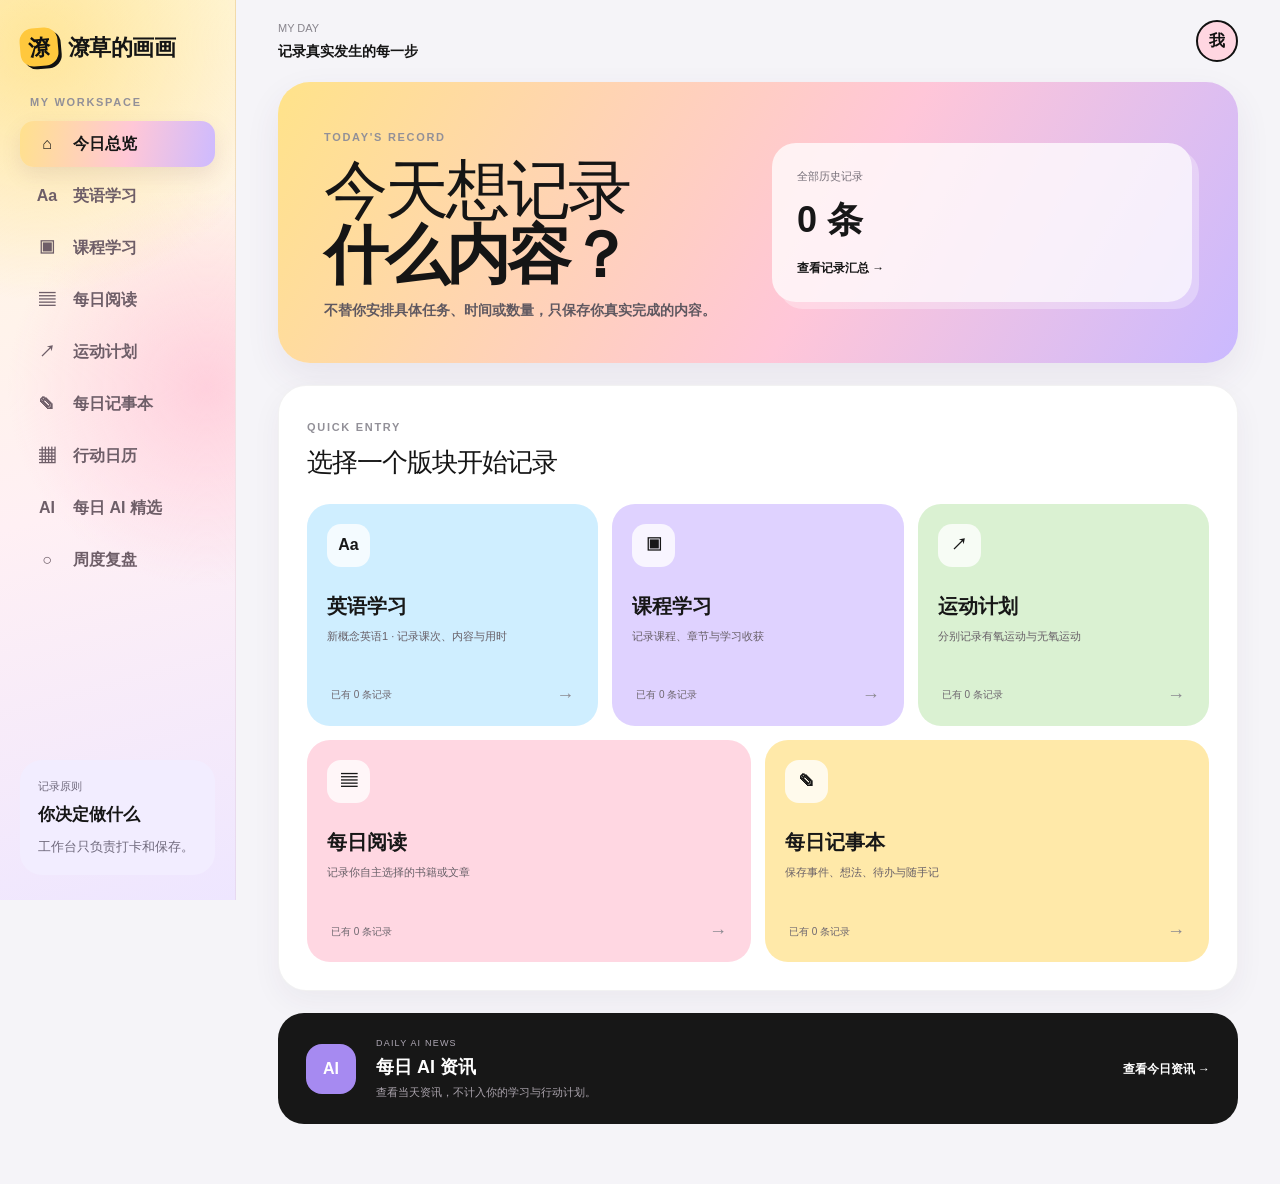
<file: index.html>
<!DOCTYPE html><html lang="zh-CN"><head><meta charSet="utf-8"/><meta name="viewport" content="width=device-width, initial-scale=1"/><link rel="stylesheet" href="/assets/index-B1kvIrBt.css" data-rsc-css-href="/assets/index-B1kvIrBt.css" data-precedence="vite-rsc/importer-resources"/><link rel="modulepreload" href="/assets/layout-segment-context-C6wLwMgt.js" crossorigin=""/><link rel="modulepreload" href="/assets/rolldown-runtime-S-ySWqyJ.js" crossorigin=""/><link rel="modulepreload" href="/assets/index-BjvvuRbQ.js" crossorigin=""/><link rel="modulepreload" href="/assets/framework-CXnKph_e.js" crossorigin=""/><link rel="modulepreload" href="/assets/pwa-register-BtO4S-GL.js" crossorigin=""/><link rel="modulepreload" href="/assets/page-Cuw_r3Ry.js" crossorigin=""/><link rel="modulepreload" href="/assets/mobile-menu-ByN5_zPx.js" crossorigin=""/><title>潦草的画画 · 我的成长工作台</title><meta name="description" content="英语、设计、运动、阅读与 AI 资讯的一站式每日成长打卡工作台。"/><meta name="application-name" content="潦草的画画"/><meta property="og:title" content="潦草的画画 · 我的成长工作台"/><meta property="og:description" content="把成长，拆成每一个今天。"/><meta name="twitter:card" content="summary_large_image"/><meta name="twitter:title" content="潦草的画画 · 我的成长工作台"/><meta name="twitter:description" content="把成长，拆成每一个今天。"/><link rel="shortcut icon" href="/favicon.svg"/><link rel="icon" href="/favicon.svg"/><link rel="apple-touch-icon" href="/favicon.svg"/><link rel="manifest" href="/manifest.webmanifest"/><meta name="mobile-web-app-capable" content="yes"/><meta name="apple-mobile-web-app-title" content="潦草的画画"/><meta name="apple-mobile-web-app-status-bar-style" content="default"/><script>self.__VINEXT_RSC_PARAMS__={}</script><script>self.__VINEXT_RSC_NAV__={"pathname":"/","searchParams":[]}</script><link rel="modulepreload" href="/assets/index-BjvvuRbQ.js" />
</head><body><main class="planner-shell"><aside class="planner-sidebar"><a href="/" class="brand"><span class="brand-mark">潦</span><span>潦草的画画</span></a><p class="side-kicker">MY WORKSPACE</p><nav><a href="/" class="nav-item active"><span>⌂</span>今日总览</a><a href="/english" class="nav-item"><span>Aa</span>英语学习</a><a href="/design" class="nav-item"><span>▣</span>课程学习</a><a href="/reading" class="nav-item"><span>▤</span>每日阅读</a><a href="/sport" class="nav-item"><span>↗</span>运动计划</a><a href="/notebook" class="nav-item"><span>✎</span>每日记事本</a><a href="/records" class="nav-item"><span>▦</span>行动日历</a><a href="/news" class="nav-item"><span>AI</span>每日 AI 精选</a><a href="/review" class="nav-item"><span>○</span>周度复盘</a></nav><div class="week-summary home-side-note"><span>记录原则</span><strong>你决定做什么</strong><small>工作台只负责打卡和保存。</small></div></aside><section class="planner-content"><header class="planner-topbar"><div class="mobile-brand"><span class="brand-mark">潦</span> 潦草的画画</div><div class="top-date"><span>MY DAY</span><strong>记录真实发生的每一步</strong></div><a class="avatar" href="/review" aria-label="打开我的页面">我</a></header><section class="plan-overview record-overview"><div><span class="eyebrow">TODAY&#x27;S RECORD</span><h1>今天想记录<br/><strong>什么内容？</strong></h1><p>不替你安排具体任务、时间或数量，只保存你真实完成的内容。</p></div><a href="/records" class="overview-record-link"><span>全部历史记录</span><strong>0<!-- --> 条</strong><b>查看记录汇总 →</b></a></section><section class="home-module-section"><div class="section-heading"><div><span class="eyebrow">QUICK ENTRY</span><h2>选择一个版块开始记录</h2></div></div><div class="home-module-grid"><a href="/english" class="home-module-card home-blue"><span class="home-module-icon">Aa</span><div><strong>英语学习</strong><p>新概念英语1 · 记录课次、内容与用时</p></div><footer><small>已有 <!-- -->0<!-- --> 条记录</small><b>→</b></footer></a><a href="/design" class="home-module-card home-purple"><span class="home-module-icon">▣</span><div><strong>课程学习</strong><p>记录课程、章节与学习收获</p></div><footer><small>已有 <!-- -->0<!-- --> 条记录</small><b>→</b></footer></a><a href="/sport" class="home-module-card home-green"><span class="home-module-icon">↗</span><div><strong>运动计划</strong><p>分别记录有氧运动与无氧运动</p></div><footer><small>已有 <!-- -->0<!-- --> 条记录</small><b>→</b></footer></a><a href="/reading" class="home-module-card home-pink"><span class="home-module-icon">▤</span><div><strong>每日阅读</strong><p>记录你自主选择的书籍或文章</p></div><footer><small>已有 <!-- -->0<!-- --> 条记录</small><b>→</b></footer></a><a href="/notebook" class="home-module-card home-yellow"><span class="home-module-icon">✎</span><div><strong>每日记事本</strong><p>保存事件、想法、待办与随手记</p></div><footer><small>已有 <!-- -->0<!-- --> 条记录</small><b>→</b></footer></a></div></section><a href="/news" class="home-ai-card"><span>AI</span><div><small>DAILY AI NEWS</small><strong>每日 AI 资讯</strong><p>查看当天资讯，不计入你的学习与行动计划。</p></div><b>查看今日资讯 →</b></a></section><button class="mobile-menu-trigger" aria-label="打开功能菜单" aria-expanded="false"><span></span><span></span><span></span></button><div class="mobile-menu-layer" aria-hidden="true"><button class="mobile-menu-backdrop" aria-label="关闭功能菜单"></button><aside class="mobile-menu-drawer" aria-label="工作台功能菜单"><div class="drawer-head"><div class="drawer-brand"><span class="brand-mark">潦</span><div><strong>潦草的画画</strong><small>我的成长工作台</small></div></div><button class="drawer-close" aria-label="关闭功能菜单">×</button></div><div class="drawer-scroll"><section class="drawer-group"><span class="drawer-label">我的工作台</span><nav><a class="drawer-link active" href="/"><span>⌂</span><strong>今日总览</strong><b>›</b></a><a class="drawer-link" href="/english"><span>Aa</span><strong>英语学习</strong><b>›</b></a><a class="drawer-link" href="/design"><span>▣</span><strong>课程学习</strong><b>›</b></a><a class="drawer-link" href="/reading"><span>▤</span><strong>每日阅读</strong><b>›</b></a><a class="drawer-link" href="/sport"><span>↗</span><strong>运动计划</strong><b>›</b></a><a class="drawer-link" href="/notebook"><span>✎</span><strong>每日记事本</strong><b>›</b></a><a class="drawer-link" href="/records"><span>▦</span><strong>行动日历</strong><b>›</b></a></nav></section><section class="drawer-group"><span class="drawer-label">信息与复盘</span><nav><a class="drawer-link" href="/news"><span>AI</span><strong>每日 AI 精选</strong><b>›</b></a><a class="drawer-link" href="/review"><span>○</span><strong>周度复盘</strong><b>›</b></a></nav></section></div><div class="drawer-footer"><span>记录原则</span><strong>自主安排</strong><p>这里只记录，不替你规定内容。</p></div></aside></div></main><script id="_R_">import("/assets/index-BjvvuRbQ.js")</script></body></html><script>self.__VINEXT_RSC_CHUNKS__=self.__VINEXT_RSC_CHUNKS__||[];self.__VINEXT_RSC_CHUNKS__.push("2:I[\"db149413dd1e\",[],\"Children\",1]\n3:I[\"0090da9e0fa3\",[],\"PwaRegister\",1]\n4:I[\"b627ef63fc06\",[],\"LayoutSegmentProvider\",1]\n5:I[\"db149413dd1e\",[],\"Slot\",1]\n6:I[\"7a24f3006a81\",[],\"RedirectBoundary\",1]\n:HL[\"/assets/index-B1kvIrBt.css\",\"style\"]\n")</script><script>self.__VINEXT_RSC_CHUNKS__=self.__VINEXT_RSC_CHUNKS__||[];self.__VINEXT_RSC_CHUNKS__.push("0:{\"__route\":\"route:/\",\"__interceptionContext\":null,\"__layoutIds\":[\"layout:/\"],\"__rootLayout\":\"/\",\"page:/\":\"$L1\",\"layout:/\":[[[[\"$\",\"link\",\"css:/assets/index-B1kvIrBt.css\",{\"rel\":\"stylesheet\",\"precedence\":\"vite-rsc/importer-resources\",\"href\":\"/assets/index-B1kvIrBt.css\",\"data-rsc-css-href\":\"/assets/index-B1kvIrBt.css\"}],\"$undefined\"],[\"$\",\"html\",null,{\"lang\":\"zh-CN\",\"children\":[\"$\",\"body\",null,{\"children\":[[\"$\",\"$L2\",null,{}],[\"$\",\"$L3\",null,{}]]}]}]],null],\"route:/\":[[[\"$\",\"meta\",null,{\"charSet\":\"utf-8\"}],[[\"$\",\"title\",\"0\",{\"children\":\"潦草的画画 · 我的成长工作台\"}],[\"$\",\"meta\",\"1\",{\"name\":\"description\",\"content\":\"英语、设计、运动、阅读与 AI 资讯的一站式每日成长打卡工作台。\"}],[\"$\",\"meta\",\"2\",{\"name\":\"application-name\",\"content\":\"潦草的画画\"}],[\"$\",\"meta\",\"3\",{\"property\":\"og:title\",\"content\":\"潦草的画画 · 我的成长工作台\"}],[\"$\",\"meta\",\"4\",{\"property\":\"og:description\",\"content\":\"把成长，拆成每一个今天。\"}],[\"$\",\"meta\",\"5\",{\"name\":\"twitter:card\",\"content\":\"summary_large_image\"}],[\"$\",\"meta\",\"6\",{\"name\":\"twitter:title\",\"content\":\"潦草的画画 · 我的成长工作台\"}],[\"$\",\"meta\",\"7\",{\"name\":\"twitter:description\",\"content\":\"把成长，拆成每一个今天。\"}],[\"$\",\"link\",\"8\",{\"rel\":\"shortcut icon\",\"href\":\"/favicon.svg\"}],[\"$\",\"link\",\"9\",{\"rel\":\"icon\",\"href\":\"/favicon.svg\"}],[\"$\",\"link\",\"10\",{\"rel\":\"apple-touch-icon\",\"href\":\"/favicon.svg\"}],[\"$\",\"link\",\"11\",{\"rel\":\"manifest\",\"href\":\"/manifest.webmanifest\"}],[\"$\",\"meta\",\"12\",{\"name\":\"mobile-web-app-capable\",\"content\":\"yes\"}],[\"$\",\"meta\",\"13\",{\"name\":\"apple-mobile-web-app-title\",\"content\":\"潦草的画画\"}],[\"$\",\"meta\",\"14\",{\"name\":\"apple-mobile-web-app-status-bar-style\",\"content\":\"default\"}]],[[\"$\",\"meta\",\"0\",{\"name\":\"viewport\",\"content\":\"width=device-width, initial-scale=1\"}]]],[\"$\",\"$L4\",null,{\"segmentMap\":{\"children\":[]},\"children\":[\"$\",\"$L5\",null,{\"id\":\"layout:/\",\"parallelSlots\":\"$undefined\",\"children\":[\"$\",\"$L6\",null,{\"children\":[\"$\",\"$L4\",null,{\"segmentMap\":{\"children\":[]},\"children\":[\"$\",\"$L5\",null,{\"id\":\"page:/\"}]}]}]}]}]],\"__layoutFlags\":{\"layout:/\":\"s\"},\"__artifactCompatibility\":{\"schemaVersion\":1,\"graphVersion\":\"app-route-graph:4uhn5s1wvoptc\",\"deploymentVersion\":\"5c7e4408-97ec-4264-8866-3287b5a224f0\",\"appElementsSchemaVersion\":1,\"rscPayloadSchemaVersion\":1,\"rootBoundaryId\":\"/\",\"renderEpoch\":null}}\n")</script><script>self.__VINEXT_RSC_CHUNKS__=self.__VINEXT_RSC_CHUNKS__||[];self.__VINEXT_RSC_CHUNKS__.push("7:I[\"6efdf509a785\",[],\"default\",1]\n1:[\"$\",\"$L7\",null,{\"params\":\"$@8\",\"searchParams\":\"$@9\"}]\n")</script><script>self.__VINEXT_RSC_CHUNKS__=self.__VINEXT_RSC_CHUNKS__||[];self.__VINEXT_RSC_CHUNKS__.push("8:{}\n9:{}\n")</script><script>self.__VINEXT_RSC_DONE__=true</script>
</file>
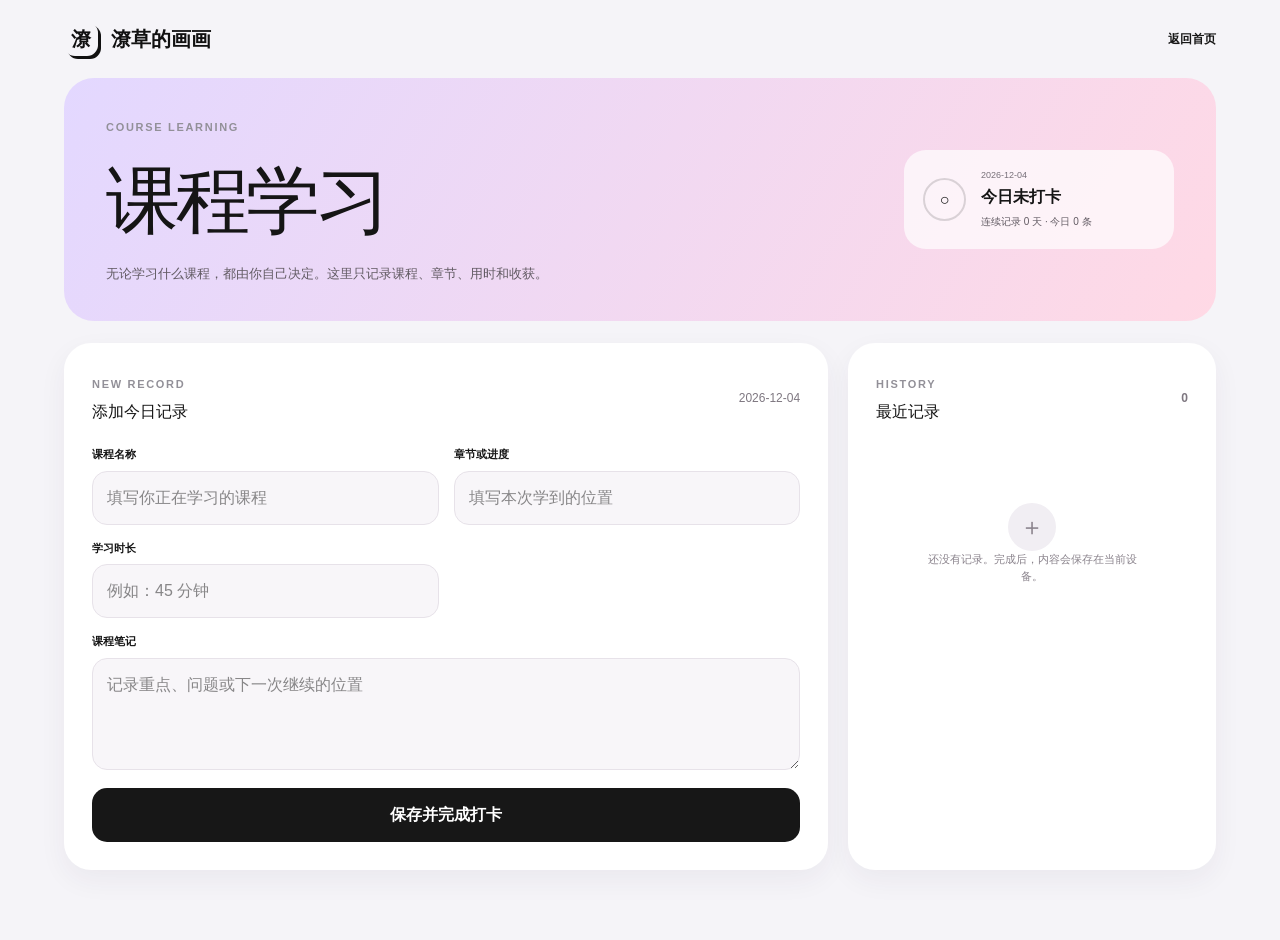
<file: design/index.html>
<!DOCTYPE html><html lang="zh-CN"><head><meta charSet="utf-8"/><meta name="viewport" content="width=device-width, initial-scale=1"/><link rel="stylesheet" href="/assets/index-B1kvIrBt.css" data-rsc-css-href="/assets/index-B1kvIrBt.css" data-precedence="vite-rsc/importer-resources"/><link rel="modulepreload" href="/assets/layout-segment-context-C6wLwMgt.js" crossorigin=""/><link rel="modulepreload" href="/assets/rolldown-runtime-S-ySWqyJ.js" crossorigin=""/><link rel="modulepreload" href="/assets/index-BjvvuRbQ.js" crossorigin=""/><link rel="modulepreload" href="/assets/framework-CXnKph_e.js" crossorigin=""/><link rel="modulepreload" href="/assets/pwa-register-BtO4S-GL.js" crossorigin=""/><link rel="modulepreload" href="/assets/record-page-DMk5VfnC.js" crossorigin=""/><link rel="modulepreload" href="/assets/mobile-menu-ByN5_zPx.js" crossorigin=""/><link rel="modulepreload" href="/assets/record-utils-iktdS7YO.js" crossorigin=""/><title>潦草的画画 · 我的成长工作台</title><meta name="description" content="英语、设计、运动、阅读与 AI 资讯的一站式每日成长打卡工作台。"/><meta name="application-name" content="潦草的画画"/><meta property="og:title" content="潦草的画画 · 我的成长工作台"/><meta property="og:description" content="把成长，拆成每一个今天。"/><meta name="twitter:card" content="summary_large_image"/><meta name="twitter:title" content="潦草的画画 · 我的成长工作台"/><meta name="twitter:description" content="把成长，拆成每一个今天。"/><link rel="shortcut icon" href="/favicon.svg"/><link rel="icon" href="/favicon.svg"/><link rel="apple-touch-icon" href="/favicon.svg"/><link rel="manifest" href="/manifest.webmanifest"/><meta name="mobile-web-app-capable" content="yes"/><meta name="apple-mobile-web-app-title" content="潦草的画画"/><meta name="apple-mobile-web-app-status-bar-style" content="default"/><script>self.__VINEXT_RSC_PARAMS__={}</script><script>self.__VINEXT_RSC_NAV__={"pathname":"/design","searchParams":[]}</script><link rel="modulepreload" href="/assets/index-BjvvuRbQ.js" />
</head><body><main class="log-page log-purple"><header class="log-topbar"><a href="/" class="detail-brand"><b>潦</b> 潦草的画画</a><a href="/" class="log-home">返回首页</a></header><section class="log-hero"><div><span class="eyebrow">COURSE LEARNING</span><h1>课程学习</h1><p>无论学习什么课程，都由你自己决定。这里只记录课程、章节、用时和收获。</p></div><div class="today-checkin"><span>○</span><div><small>2026-08-09</small><strong>今日未打卡</strong><p>连续记录 <!-- -->0<!-- --> 天 · 今日 <!-- -->0<!-- --> 条</p></div></div></section><section class="log-layout"><form class="entry-form"><div class="entry-heading"><div><span class="eyebrow">NEW RECORD</span><h2>添加今日记录</h2></div><time>2026-08-09</time></div><div class="field-grid"><label class=""><span>课程名称</span><input placeholder="填写你正在学习的课程" required="" value=""/></label><label class=""><span>章节或进度</span><input placeholder="填写本次学到的位置" value=""/></label><label class=""><span>学习时长</span><input placeholder="例如：45 分钟" value=""/></label><label class="field-wide"><span>课程笔记</span><textarea placeholder="记录重点、问题或下一次继续的位置"></textarea></label></div><div class="entry-actions"><button class="save-entry" type="submit">保存并完成打卡</button></div></form><aside class="entry-history"><div class="entry-heading"><div><span class="eyebrow">HISTORY</span><h2>最近记录</h2></div><strong>0</strong></div><div class="empty-entry"><span>＋</span><p>还没有记录。完成后，内容会保存在当前设备。</p></div></aside></section><button class="mobile-menu-trigger" aria-label="打开功能菜单" aria-expanded="false"><span></span><span></span><span></span></button><div class="mobile-menu-layer" aria-hidden="true"><button class="mobile-menu-backdrop" aria-label="关闭功能菜单"></button><aside class="mobile-menu-drawer" aria-label="工作台功能菜单"><div class="drawer-head"><div class="drawer-brand"><span class="brand-mark">潦</span><div><strong>潦草的画画</strong><small>我的成长工作台</small></div></div><button class="drawer-close" aria-label="关闭功能菜单">×</button></div><div class="drawer-scroll"><section class="drawer-group"><span class="drawer-label">我的工作台</span><nav><a class="drawer-link" href="/"><span>⌂</span><strong>今日总览</strong><b>›</b></a><a class="drawer-link" href="/english"><span>Aa</span><strong>英语学习</strong><b>›</b></a><a class="drawer-link active" href="/design"><span>▣</span><strong>课程学习</strong><b>›</b></a><a class="drawer-link" href="/reading"><span>▤</span><strong>每日阅读</strong><b>›</b></a><a class="drawer-link" href="/sport"><span>↗</span><strong>运动计划</strong><b>›</b></a><a class="drawer-link" href="/notebook"><span>✎</span><strong>每日记事本</strong><b>›</b></a><a class="drawer-link" href="/records"><span>▦</span><strong>行动日历</strong><b>›</b></a></nav></section><section class="drawer-group"><span class="drawer-label">信息与复盘</span><nav><a class="drawer-link" href="/news"><span>AI</span><strong>每日 AI 精选</strong><b>›</b></a><a class="drawer-link" href="/review"><span>○</span><strong>周度复盘</strong><b>›</b></a></nav></section></div><div class="drawer-footer"><span>记录原则</span><strong>自主安排</strong><p>这里只记录，不替你规定内容。</p></div></aside></div></main><script id="_R_">import("/assets/index-BjvvuRbQ.js")</script></body></html><script>self.__VINEXT_RSC_CHUNKS__=self.__VINEXT_RSC_CHUNKS__||[];self.__VINEXT_RSC_CHUNKS__.push("2:I[\"db149413dd1e\",[],\"Children\",1]\n3:I[\"0090da9e0fa3\",[],\"PwaRegister\",1]\n4:I[\"b627ef63fc06\",[],\"LayoutSegmentProvider\",1]\n5:I[\"db149413dd1e\",[],\"Slot\",1]\n6:I[\"7a24f3006a81\",[],\"RedirectBoundary\",1]\n:HL[\"/assets/index-B1kvIrBt.css\",\"style\"]\n")</script><script>self.__VINEXT_RSC_CHUNKS__=self.__VINEXT_RSC_CHUNKS__||[];self.__VINEXT_RSC_CHUNKS__.push("0:{\"__route\":\"route:/design\",\"__interceptionContext\":null,\"__layoutIds\":[\"layout:/\"],\"__rootLayout\":\"/\",\"page:/design\":\"$L1\",\"layout:/\":[[[[\"$\",\"link\",\"css:/assets/index-B1kvIrBt.css\",{\"rel\":\"stylesheet\",\"precedence\":\"vite-rsc/importer-resources\",\"href\":\"/assets/index-B1kvIrBt.css\",\"data-rsc-css-href\":\"/assets/index-B1kvIrBt.css\"}],\"$undefined\"],[\"$\",\"html\",null,{\"lang\":\"zh-CN\",\"children\":[\"$\",\"body\",null,{\"children\":[[\"$\",\"$L2\",null,{}],[\"$\",\"$L3\",null,{}]]}]}]],null],\"route:/design\":[[[\"$\",\"meta\",null,{\"charSet\":\"utf-8\"}],[[\"$\",\"title\",\"0\",{\"children\":\"潦草的画画 · 我的成长工作台\"}],[\"$\",\"meta\",\"1\",{\"name\":\"description\",\"content\":\"英语、设计、运动、阅读与 AI 资讯的一站式每日成长打卡工作台。\"}],[\"$\",\"meta\",\"2\",{\"name\":\"application-name\",\"content\":\"潦草的画画\"}],[\"$\",\"meta\",\"3\",{\"property\":\"og:title\",\"content\":\"潦草的画画 · 我的成长工作台\"}],[\"$\",\"meta\",\"4\",{\"property\":\"og:description\",\"content\":\"把成长，拆成每一个今天。\"}],[\"$\",\"meta\",\"5\",{\"name\":\"twitter:card\",\"content\":\"summary_large_image\"}],[\"$\",\"meta\",\"6\",{\"name\":\"twitter:title\",\"content\":\"潦草的画画 · 我的成长工作台\"}],[\"$\",\"meta\",\"7\",{\"name\":\"twitter:description\",\"content\":\"把成长，拆成每一个今天。\"}],[\"$\",\"link\",\"8\",{\"rel\":\"shortcut icon\",\"href\":\"/favicon.svg\"}],[\"$\",\"link\",\"9\",{\"rel\":\"icon\",\"href\":\"/favicon.svg\"}],[\"$\",\"link\",\"10\",{\"rel\":\"apple-touch-icon\",\"href\":\"/favicon.svg\"}],[\"$\",\"link\",\"11\",{\"rel\":\"manifest\",\"href\":\"/manifest.webmanifest\"}],[\"$\",\"meta\",\"12\",{\"name\":\"mobile-web-app-capable\",\"content\":\"yes\"}],[\"$\",\"meta\",\"13\",{\"name\":\"apple-mobile-web-app-title\",\"content\":\"潦草的画画\"}],[\"$\",\"meta\",\"14\",{\"name\":\"apple-mobile-web-app-status-bar-style\",\"content\":\"default\"}]],[[\"$\",\"meta\",\"0\",{\"name\":\"viewport\",\"content\":\"width=device-width, initial-scale=1\"}]]],[\"$\",\"$L4\",null,{\"segmentMap\":{\"children\":[\"design\"]},\"children\":[\"$\",\"$L5\",null,{\"id\":\"layout:/\",\"parallelSlots\":\"$undefined\",\"children\":[\"$\",\"$L6\",null,{\"children\":[\"$\",\"$L4\",null,{\"segmentMap\":{\"children\":[]},\"children\":[\"$\",\"$L5\",null,{\"id\":\"page:/design\"}]}]}]}]}]],\"__layoutFlags\":{\"layout:/\":\"s\"},\"__artifactCompatibility\":{\"schemaVersion\":1,\"graphVersion\":\"app-route-graph:164wa0g862w9k\",\"deploymentVersion\":\"5c7e4408-97ec-4264-8866-3287b5a224f0\",\"appElementsSchemaVersion\":1,\"rscPayloadSchemaVersion\":1,\"rootBoundaryId\":\"/\",\"renderEpoch\":null}}\n")</script><script>self.__VINEXT_RSC_CHUNKS__=self.__VINEXT_RSC_CHUNKS__||[];self.__VINEXT_RSC_CHUNKS__.push("7:I[\"cbb9ae476941\",[],\"RecordPage\",1]\n1:[\"$\",\"$L7\",null,{\"mode\":\"course\"}]\n")</script><script>self.__VINEXT_RSC_DONE__=true</script>
</file>
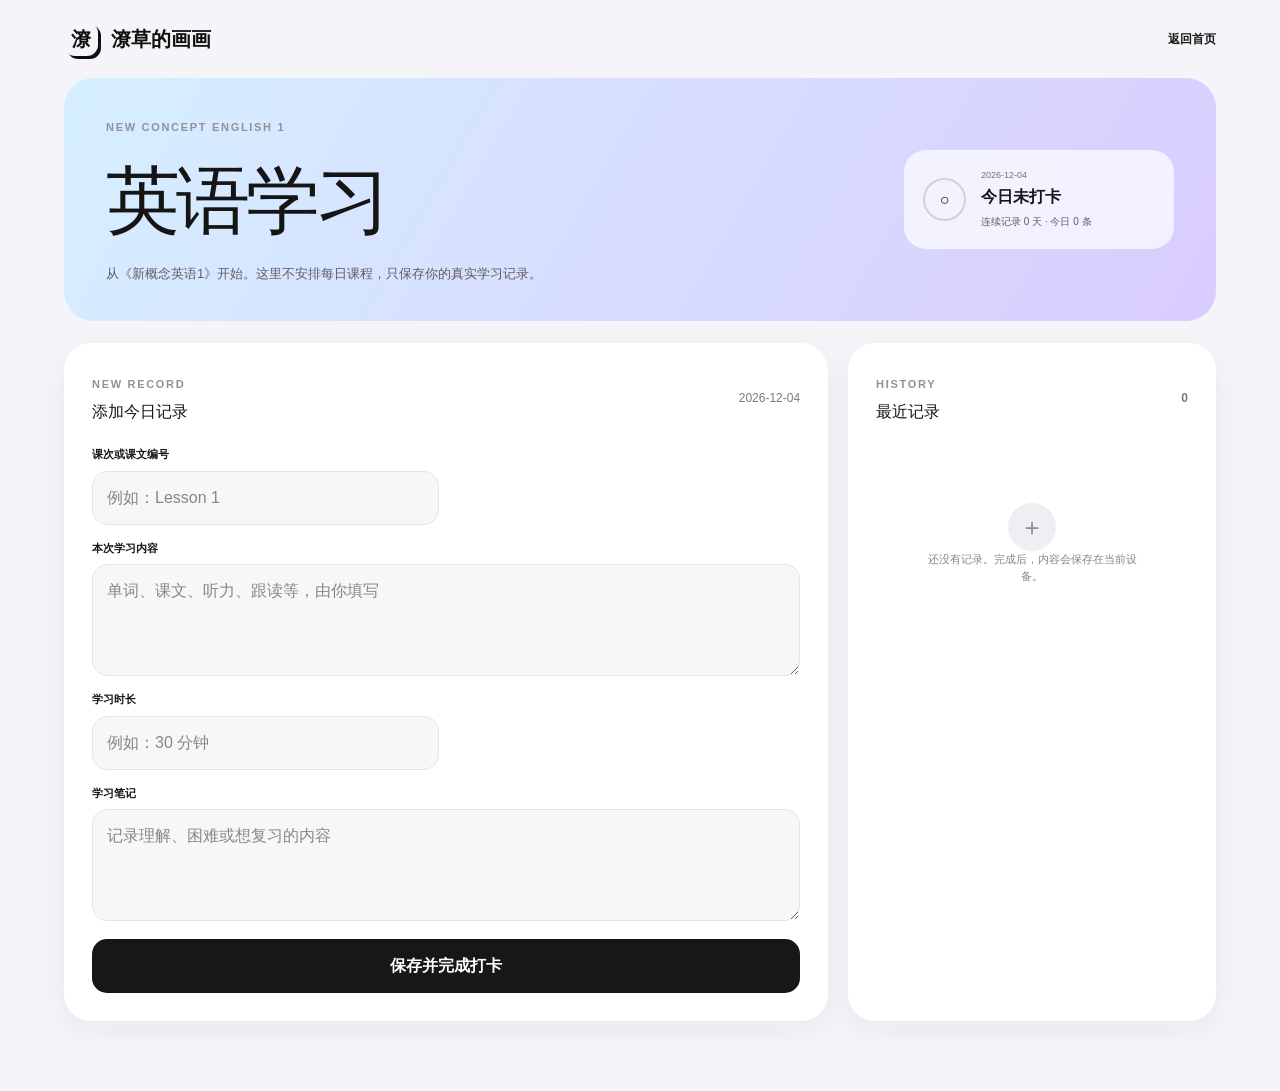
<file: english/index.html>
<!DOCTYPE html><html lang="zh-CN"><head><meta charSet="utf-8"/><meta name="viewport" content="width=device-width, initial-scale=1"/><link rel="stylesheet" href="/assets/index-B1kvIrBt.css" data-rsc-css-href="/assets/index-B1kvIrBt.css" data-precedence="vite-rsc/importer-resources"/><link rel="modulepreload" href="/assets/layout-segment-context-C6wLwMgt.js" crossorigin=""/><link rel="modulepreload" href="/assets/rolldown-runtime-S-ySWqyJ.js" crossorigin=""/><link rel="modulepreload" href="/assets/index-BjvvuRbQ.js" crossorigin=""/><link rel="modulepreload" href="/assets/framework-CXnKph_e.js" crossorigin=""/><link rel="modulepreload" href="/assets/pwa-register-BtO4S-GL.js" crossorigin=""/><link rel="modulepreload" href="/assets/record-page-DMk5VfnC.js" crossorigin=""/><link rel="modulepreload" href="/assets/mobile-menu-ByN5_zPx.js" crossorigin=""/><link rel="modulepreload" href="/assets/record-utils-iktdS7YO.js" crossorigin=""/><title>潦草的画画 · 我的成长工作台</title><meta name="description" content="英语、设计、运动、阅读与 AI 资讯的一站式每日成长打卡工作台。"/><meta name="application-name" content="潦草的画画"/><meta property="og:title" content="潦草的画画 · 我的成长工作台"/><meta property="og:description" content="把成长，拆成每一个今天。"/><meta name="twitter:card" content="summary_large_image"/><meta name="twitter:title" content="潦草的画画 · 我的成长工作台"/><meta name="twitter:description" content="把成长，拆成每一个今天。"/><link rel="shortcut icon" href="/favicon.svg"/><link rel="icon" href="/favicon.svg"/><link rel="apple-touch-icon" href="/favicon.svg"/><link rel="manifest" href="/manifest.webmanifest"/><meta name="mobile-web-app-capable" content="yes"/><meta name="apple-mobile-web-app-title" content="潦草的画画"/><meta name="apple-mobile-web-app-status-bar-style" content="default"/><script>self.__VINEXT_RSC_PARAMS__={}</script><script>self.__VINEXT_RSC_NAV__={"pathname":"/english","searchParams":[]}</script><link rel="modulepreload" href="/assets/index-BjvvuRbQ.js" />
</head><body><main class="log-page log-blue"><header class="log-topbar"><a href="/" class="detail-brand"><b>潦</b> 潦草的画画</a><a href="/" class="log-home">返回首页</a></header><section class="log-hero"><div><span class="eyebrow">NEW CONCEPT ENGLISH 1</span><h1>英语学习</h1><p>从《新概念英语1》开始。这里不安排每日课程，只保存你的真实学习记录。</p></div><div class="today-checkin"><span>○</span><div><small>2026-08-09</small><strong>今日未打卡</strong><p>连续记录 <!-- -->0<!-- --> 天 · 今日 <!-- -->0<!-- --> 条</p></div></div></section><section class="log-layout"><form class="entry-form"><div class="entry-heading"><div><span class="eyebrow">NEW RECORD</span><h2>添加今日记录</h2></div><time>2026-08-09</time></div><div class="field-grid"><label class=""><span>课次或课文编号</span><input placeholder="例如：Lesson 1" required="" value=""/></label><label class="field-wide"><span>本次学习内容</span><textarea placeholder="单词、课文、听力、跟读等，由你填写"></textarea></label><label class=""><span>学习时长</span><input placeholder="例如：30 分钟" value=""/></label><label class="field-wide"><span>学习笔记</span><textarea placeholder="记录理解、困难或想复习的内容"></textarea></label></div><div class="entry-actions"><button class="save-entry" type="submit">保存并完成打卡</button></div></form><aside class="entry-history"><div class="entry-heading"><div><span class="eyebrow">HISTORY</span><h2>最近记录</h2></div><strong>0</strong></div><div class="empty-entry"><span>＋</span><p>还没有记录。完成后，内容会保存在当前设备。</p></div></aside></section><button class="mobile-menu-trigger" aria-label="打开功能菜单" aria-expanded="false"><span></span><span></span><span></span></button><div class="mobile-menu-layer" aria-hidden="true"><button class="mobile-menu-backdrop" aria-label="关闭功能菜单"></button><aside class="mobile-menu-drawer" aria-label="工作台功能菜单"><div class="drawer-head"><div class="drawer-brand"><span class="brand-mark">潦</span><div><strong>潦草的画画</strong><small>我的成长工作台</small></div></div><button class="drawer-close" aria-label="关闭功能菜单">×</button></div><div class="drawer-scroll"><section class="drawer-group"><span class="drawer-label">我的工作台</span><nav><a class="drawer-link" href="/"><span>⌂</span><strong>今日总览</strong><b>›</b></a><a class="drawer-link active" href="/english"><span>Aa</span><strong>英语学习</strong><b>›</b></a><a class="drawer-link" href="/design"><span>▣</span><strong>课程学习</strong><b>›</b></a><a class="drawer-link" href="/reading"><span>▤</span><strong>每日阅读</strong><b>›</b></a><a class="drawer-link" href="/sport"><span>↗</span><strong>运动计划</strong><b>›</b></a><a class="drawer-link" href="/notebook"><span>✎</span><strong>每日记事本</strong><b>›</b></a><a class="drawer-link" href="/records"><span>▦</span><strong>行动日历</strong><b>›</b></a></nav></section><section class="drawer-group"><span class="drawer-label">信息与复盘</span><nav><a class="drawer-link" href="/news"><span>AI</span><strong>每日 AI 精选</strong><b>›</b></a><a class="drawer-link" href="/review"><span>○</span><strong>周度复盘</strong><b>›</b></a></nav></section></div><div class="drawer-footer"><span>记录原则</span><strong>自主安排</strong><p>这里只记录，不替你规定内容。</p></div></aside></div></main><script id="_R_">import("/assets/index-BjvvuRbQ.js")</script></body></html><script>self.__VINEXT_RSC_CHUNKS__=self.__VINEXT_RSC_CHUNKS__||[];self.__VINEXT_RSC_CHUNKS__.push("2:I[\"db149413dd1e\",[],\"Children\",1]\n3:I[\"0090da9e0fa3\",[],\"PwaRegister\",1]\n4:I[\"b627ef63fc06\",[],\"LayoutSegmentProvider\",1]\n5:I[\"db149413dd1e\",[],\"Slot\",1]\n6:I[\"7a24f3006a81\",[],\"RedirectBoundary\",1]\n:HL[\"/assets/index-B1kvIrBt.css\",\"style\"]\n")</script><script>self.__VINEXT_RSC_CHUNKS__=self.__VINEXT_RSC_CHUNKS__||[];self.__VINEXT_RSC_CHUNKS__.push("0:{\"__route\":\"route:/english\",\"__interceptionContext\":null,\"__layoutIds\":[\"layout:/\"],\"__rootLayout\":\"/\",\"page:/english\":\"$L1\",\"layout:/\":[[[[\"$\",\"link\",\"css:/assets/index-B1kvIrBt.css\",{\"rel\":\"stylesheet\",\"precedence\":\"vite-rsc/importer-resources\",\"href\":\"/assets/index-B1kvIrBt.css\",\"data-rsc-css-href\":\"/assets/index-B1kvIrBt.css\"}],\"$undefined\"],[\"$\",\"html\",null,{\"lang\":\"zh-CN\",\"children\":[\"$\",\"body\",null,{\"children\":[[\"$\",\"$L2\",null,{}],[\"$\",\"$L3\",null,{}]]}]}]],null],\"route:/english\":[[[\"$\",\"meta\",null,{\"charSet\":\"utf-8\"}],[[\"$\",\"title\",\"0\",{\"children\":\"潦草的画画 · 我的成长工作台\"}],[\"$\",\"meta\",\"1\",{\"name\":\"description\",\"content\":\"英语、设计、运动、阅读与 AI 资讯的一站式每日成长打卡工作台。\"}],[\"$\",\"meta\",\"2\",{\"name\":\"application-name\",\"content\":\"潦草的画画\"}],[\"$\",\"meta\",\"3\",{\"property\":\"og:title\",\"content\":\"潦草的画画 · 我的成长工作台\"}],[\"$\",\"meta\",\"4\",{\"property\":\"og:description\",\"content\":\"把成长，拆成每一个今天。\"}],[\"$\",\"meta\",\"5\",{\"name\":\"twitter:card\",\"content\":\"summary_large_image\"}],[\"$\",\"meta\",\"6\",{\"name\":\"twitter:title\",\"content\":\"潦草的画画 · 我的成长工作台\"}],[\"$\",\"meta\",\"7\",{\"name\":\"twitter:description\",\"content\":\"把成长，拆成每一个今天。\"}],[\"$\",\"link\",\"8\",{\"rel\":\"shortcut icon\",\"href\":\"/favicon.svg\"}],[\"$\",\"link\",\"9\",{\"rel\":\"icon\",\"href\":\"/favicon.svg\"}],[\"$\",\"link\",\"10\",{\"rel\":\"apple-touch-icon\",\"href\":\"/favicon.svg\"}],[\"$\",\"link\",\"11\",{\"rel\":\"manifest\",\"href\":\"/manifest.webmanifest\"}],[\"$\",\"meta\",\"12\",{\"name\":\"mobile-web-app-capable\",\"content\":\"yes\"}],[\"$\",\"meta\",\"13\",{\"name\":\"apple-mobile-web-app-title\",\"content\":\"潦草的画画\"}],[\"$\",\"meta\",\"14\",{\"name\":\"apple-mobile-web-app-status-bar-style\",\"content\":\"default\"}]],[[\"$\",\"meta\",\"0\",{\"name\":\"viewport\",\"content\":\"width=device-width, initial-scale=1\"}]]],[\"$\",\"$L4\",null,{\"segmentMap\":{\"children\":[\"english\"]},\"children\":[\"$\",\"$L5\",null,{\"id\":\"layout:/\",\"parallelSlots\":\"$undefined\",\"children\":[\"$\",\"$L6\",null,{\"children\":[\"$\",\"$L4\",null,{\"segmentMap\":{\"children\":[]},\"children\":[\"$\",\"$L5\",null,{\"id\":\"page:/english\"}]}]}]}]}]],\"__layoutFlags\":{\"layout:/\":\"s\"},\"__artifactCompatibility\":{\"schemaVersion\":1,\"graphVersion\":\"app-route-graph:1g2u1lgpv521c\",\"deploymentVersion\":\"5c7e4408-97ec-4264-8866-3287b5a224f0\",\"appElementsSchemaVersion\":1,\"rscPayloadSchemaVersion\":1,\"rootBoundaryId\":\"/\",\"renderEpoch\":null}}\n")</script><script>self.__VINEXT_RSC_CHUNKS__=self.__VINEXT_RSC_CHUNKS__||[];self.__VINEXT_RSC_CHUNKS__.push("7:I[\"cbb9ae476941\",[],\"RecordPage\",1]\n1:[\"$\",\"$L7\",null,{\"mode\":\"english\"}]\n")</script><script>self.__VINEXT_RSC_DONE__=true</script>
</file>
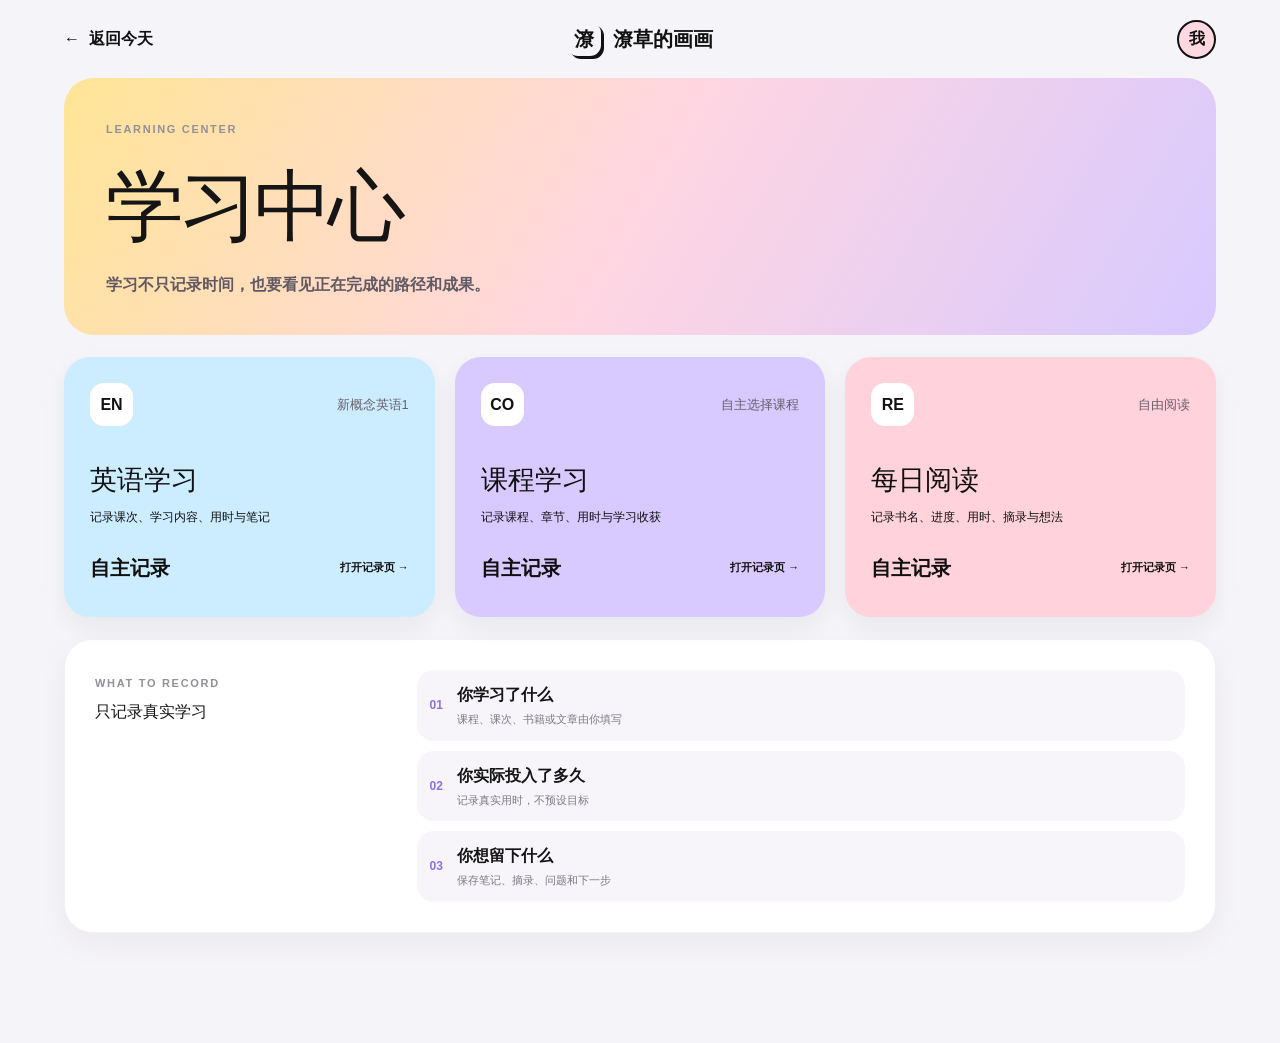
<file: learning/index.html>
<!DOCTYPE html><html lang="zh-CN"><head><meta charSet="utf-8"/><meta name="viewport" content="width=device-width, initial-scale=1"/><link rel="stylesheet" href="/assets/index-B1kvIrBt.css" data-rsc-css-href="/assets/index-B1kvIrBt.css" data-precedence="vite-rsc/importer-resources"/><link rel="modulepreload" href="/assets/layout-segment-context-C6wLwMgt.js" crossorigin=""/><link rel="modulepreload" href="/assets/rolldown-runtime-S-ySWqyJ.js" crossorigin=""/><link rel="modulepreload" href="/assets/index-BjvvuRbQ.js" crossorigin=""/><link rel="modulepreload" href="/assets/framework-CXnKph_e.js" crossorigin=""/><link rel="modulepreload" href="/assets/pwa-register-BtO4S-GL.js" crossorigin=""/><link rel="modulepreload" href="/assets/mobile-menu-ByN5_zPx.js" crossorigin=""/><title>潦草的画画 · 我的成长工作台</title><meta name="description" content="英语、设计、运动、阅读与 AI 资讯的一站式每日成长打卡工作台。"/><meta name="application-name" content="潦草的画画"/><meta property="og:title" content="潦草的画画 · 我的成长工作台"/><meta property="og:description" content="把成长，拆成每一个今天。"/><meta name="twitter:card" content="summary_large_image"/><meta name="twitter:title" content="潦草的画画 · 我的成长工作台"/><meta name="twitter:description" content="把成长，拆成每一个今天。"/><link rel="shortcut icon" href="/favicon.svg"/><link rel="icon" href="/favicon.svg"/><link rel="apple-touch-icon" href="/favicon.svg"/><link rel="manifest" href="/manifest.webmanifest"/><meta name="mobile-web-app-capable" content="yes"/><meta name="apple-mobile-web-app-title" content="潦草的画画"/><meta name="apple-mobile-web-app-status-bar-style" content="default"/><script>self.__VINEXT_RSC_PARAMS__={}</script><script>self.__VINEXT_RSC_NAV__={"pathname":"/learning","searchParams":[]}</script><link rel="modulepreload" href="/assets/index-BjvvuRbQ.js" />
</head><body><main class="hub-page"><header class="hub-topbar"><a href="/" class="back-button">← <span>返回今天</span></a><a href="/" class="detail-brand"><b>潦</b> 潦草的画画</a><a href="/review" class="hub-profile">我</a></header><section class="hub-header"><span class="eyebrow">LEARNING CENTER</span><h1>学习中心</h1><p>学习不只记录时间，也要看见正在完成的路径和成果。</p></section><section class="hub-grid"><a href="/english" class="subject-card blue"><div class="subject-top"><span>EN</span><small>新概念英语1</small></div><h2>英语学习</h2><p>记录课次、学习内容、用时与笔记</p><div class="subject-bottom simple"><strong>自主记录</strong><b>打开记录页 →</b></div></a><a href="/design" class="subject-card purple"><div class="subject-top"><span>CO</span><small>自主选择课程</small></div><h2>课程学习</h2><p>记录课程、章节、用时与学习收获</p><div class="subject-bottom simple"><strong>自主记录</strong><b>打开记录页 →</b></div></a><a href="/reading" class="subject-card pink"><div class="subject-top"><span>RE</span><small>自由阅读</small></div><h2>每日阅读</h2><p>记录书名、进度、用时、摘录与想法</p><div class="subject-bottom simple"><strong>自主记录</strong><b>打开记录页 →</b></div></a></section><section class="learning-plan"><div><span class="eyebrow">WHAT TO RECORD</span><h2>只记录真实学习</h2></div><ol><li><span>01</span><div><strong>你学习了什么</strong><small>课程、课次、书籍或文章由你填写</small></div></li><li><span>02</span><div><strong>你实际投入了多久</strong><small>记录真实用时，不预设目标</small></div></li><li><span>03</span><div><strong>你想留下什么</strong><small>保存笔记、摘录、问题和下一步</small></div></li></ol></section><button class="mobile-menu-trigger" aria-label="打开功能菜单" aria-expanded="false"><span></span><span></span><span></span></button><div class="mobile-menu-layer" aria-hidden="true"><button class="mobile-menu-backdrop" aria-label="关闭功能菜单"></button><aside class="mobile-menu-drawer" aria-label="工作台功能菜单"><div class="drawer-head"><div class="drawer-brand"><span class="brand-mark">潦</span><div><strong>潦草的画画</strong><small>我的成长工作台</small></div></div><button class="drawer-close" aria-label="关闭功能菜单">×</button></div><div class="drawer-scroll"><section class="drawer-group"><span class="drawer-label">我的工作台</span><nav><a class="drawer-link" href="/"><span>⌂</span><strong>今日总览</strong><b>›</b></a><a class="drawer-link" href="/english"><span>Aa</span><strong>英语学习</strong><b>›</b></a><a class="drawer-link" href="/design"><span>▣</span><strong>课程学习</strong><b>›</b></a><a class="drawer-link" href="/reading"><span>▤</span><strong>每日阅读</strong><b>›</b></a><a class="drawer-link" href="/sport"><span>↗</span><strong>运动计划</strong><b>›</b></a><a class="drawer-link" href="/notebook"><span>✎</span><strong>每日记事本</strong><b>›</b></a><a class="drawer-link" href="/records"><span>▦</span><strong>行动日历</strong><b>›</b></a></nav></section><section class="drawer-group"><span class="drawer-label">信息与复盘</span><nav><a class="drawer-link" href="/news"><span>AI</span><strong>每日 AI 精选</strong><b>›</b></a><a class="drawer-link" href="/review"><span>○</span><strong>周度复盘</strong><b>›</b></a></nav></section></div><div class="drawer-footer"><span>记录原则</span><strong>自主安排</strong><p>这里只记录，不替你规定内容。</p></div></aside></div></main><script id="_R_">import("/assets/index-BjvvuRbQ.js")</script></body></html><script>self.__VINEXT_RSC_CHUNKS__=self.__VINEXT_RSC_CHUNKS__||[];self.__VINEXT_RSC_CHUNKS__.push("2:I[\"db149413dd1e\",[],\"Children\",1]\n3:I[\"0090da9e0fa3\",[],\"PwaRegister\",1]\n4:I[\"b627ef63fc06\",[],\"LayoutSegmentProvider\",1]\n5:I[\"db149413dd1e\",[],\"Slot\",1]\n6:I[\"7a24f3006a81\",[],\"RedirectBoundary\",1]\n:HL[\"/assets/index-B1kvIrBt.css\",\"style\"]\n")</script><script>self.__VINEXT_RSC_CHUNKS__=self.__VINEXT_RSC_CHUNKS__||[];self.__VINEXT_RSC_CHUNKS__.push("0:{\"__route\":\"route:/learning\",\"__interceptionContext\":null,\"__layoutIds\":[\"layout:/\"],\"__rootLayout\":\"/\",\"page:/learning\":\"$L1\",\"layout:/\":[[[[\"$\",\"link\",\"css:/assets/index-B1kvIrBt.css\",{\"rel\":\"stylesheet\",\"precedence\":\"vite-rsc/importer-resources\",\"href\":\"/assets/index-B1kvIrBt.css\",\"data-rsc-css-href\":\"/assets/index-B1kvIrBt.css\"}],\"$undefined\"],[\"$\",\"html\",null,{\"lang\":\"zh-CN\",\"children\":[\"$\",\"body\",null,{\"children\":[[\"$\",\"$L2\",null,{}],[\"$\",\"$L3\",null,{}]]}]}]],null],\"route:/learning\":[[[\"$\",\"meta\",null,{\"charSet\":\"utf-8\"}],[[\"$\",\"title\",\"0\",{\"children\":\"潦草的画画 · 我的成长工作台\"}],[\"$\",\"meta\",\"1\",{\"name\":\"description\",\"content\":\"英语、设计、运动、阅读与 AI 资讯的一站式每日成长打卡工作台。\"}],[\"$\",\"meta\",\"2\",{\"name\":\"application-name\",\"content\":\"潦草的画画\"}],[\"$\",\"meta\",\"3\",{\"property\":\"og:title\",\"content\":\"潦草的画画 · 我的成长工作台\"}],[\"$\",\"meta\",\"4\",{\"property\":\"og:description\",\"content\":\"把成长，拆成每一个今天。\"}],[\"$\",\"meta\",\"5\",{\"name\":\"twitter:card\",\"content\":\"summary_large_image\"}],[\"$\",\"meta\",\"6\",{\"name\":\"twitter:title\",\"content\":\"潦草的画画 · 我的成长工作台\"}],[\"$\",\"meta\",\"7\",{\"name\":\"twitter:description\",\"content\":\"把成长，拆成每一个今天。\"}],[\"$\",\"link\",\"8\",{\"rel\":\"shortcut icon\",\"href\":\"/favicon.svg\"}],[\"$\",\"link\",\"9\",{\"rel\":\"icon\",\"href\":\"/favicon.svg\"}],[\"$\",\"link\",\"10\",{\"rel\":\"apple-touch-icon\",\"href\":\"/favicon.svg\"}],[\"$\",\"link\",\"11\",{\"rel\":\"manifest\",\"href\":\"/manifest.webmanifest\"}],[\"$\",\"meta\",\"12\",{\"name\":\"mobile-web-app-capable\",\"content\":\"yes\"}],[\"$\",\"meta\",\"13\",{\"name\":\"apple-mobile-web-app-title\",\"content\":\"潦草的画画\"}],[\"$\",\"meta\",\"14\",{\"name\":\"apple-mobile-web-app-status-bar-style\",\"content\":\"default\"}]],[[\"$\",\"meta\",\"0\",{\"name\":\"viewport\",\"content\":\"width=device-width, initial-scale=1\"}]]],[\"$\",\"$L4\",null,{\"segmentMap\":{\"children\":[\"learning\"]},\"children\":[\"$\",\"$L5\",null,{\"id\":\"layout:/\",\"parallelSlots\":\"$undefined\",\"children\":[\"$\",\"$L6\",null,{\"children\":[\"$\",\"$L4\",null,{\"segmentMap\":{\"children\":[]},\"children\":[\"$\",\"$L5\",null,{\"id\":\"page:/learning\"}]}]}]}]}]],\"__layoutFlags\":{\"layout:/\":\"s\"},\"__artifactCompatibility\":{\"schemaVersion\":1,\"graphVersion\":\"app-route-graph:1df6zmw11ljym0\",\"deploymentVersion\":\"5c7e4408-97ec-4264-8866-3287b5a224f0\",\"appElementsSchemaVersion\":1,\"rscPayloadSchemaVersion\":1,\"rootBoundaryId\":\"/\",\"renderEpoch\":null}}\n")</script><script>self.__VINEXT_RSC_CHUNKS__=self.__VINEXT_RSC_CHUNKS__||[];self.__VINEXT_RSC_CHUNKS__.push("7:I[\"239688b6101b\",[],\"MobileMenu\",1]\n")</script><script>self.__VINEXT_RSC_CHUNKS__=self.__VINEXT_RSC_CHUNKS__||[];self.__VINEXT_RSC_CHUNKS__.push("1:[\"$\",\"main\",null,{\"className\":\"hub-page\",\"children\":[[\"$\",\"header\",null,{\"className\":\"hub-topbar\",\"children\":[[\"$\",\"a\",null,{\"href\":\"/\",\"className\":\"back-button\",\"children\":[\"← \",[\"$\",\"span\",null,{\"children\":\"返回今天\"}]]}],[\"$\",\"a\",null,{\"href\":\"/\",\"className\":\"detail-brand\",\"children\":[[\"$\",\"b\",null,{\"children\":\"潦\"}],\" 潦草的画画\"]}],[\"$\",\"a\",null,{\"href\":\"/review\",\"className\":\"hub-profile\",\"children\":\"我\"}]]}],[\"$\",\"section\",null,{\"className\":\"hub-header\",\"children\":[[\"$\",\"span\",null,{\"className\":\"eyebrow\",\"children\":\"LEARNING CENTER\"}],[\"$\",\"h1\",null,{\"children\":\"学习中心\"}],[\"$\",\"p\",null,{\"children\":\"学习不只记录时间，也要看见正在完成的路径和成果。\"}]]}],[[\"$\",\"section\",null,{\"className\":\"hub-grid\",\"children\":[[\"$\",\"a\",\"/english\",{\"href\":\"/english\",\"className\":\"subject-card blue\",\"children\":[[\"$\",\"div\",null,{\"className\":\"subject-top\",\"children\":[[\"$\",\"span\",null,{\"children\":\"EN\"}],[\"$\",\"small\",null,{\"children\":\"新概念英语1\"}]]}],[\"$\",\"h2\",null,{\"children\":\"英语学习\"}],[\"$\",\"p\",null,{\"children\":\"记录课次、学习内容、用时与笔记\"}],[\"$\",\"div\",null,{\"className\":\"subject-bottom simple\",\"children\":[[\"$\",\"strong\",null,{\"children\":\"自主记录\"}],[\"$\",\"b\",null,{\"children\":\"打开记录页 →\"}]]}]]}],[\"$\",\"a\",\"/design\",{\"href\":\"/design\",\"className\":\"subject-card purple\",\"children\":[[\"$\",\"div\",null,{\"className\":\"subject-top\",\"children\":[[\"$\",\"span\",null,{\"children\":\"CO\"}],[\"$\",\"small\",null,{\"children\":\"自主选择课程\"}]]}],[\"$\",\"h2\",null,{\"children\":\"课程学习\"}],[\"$\",\"p\",null,{\"children\":\"记录课程、章节、用时与学习收获\"}],[\"$\",\"div\",null,{\"className\":\"subject-bottom simple\",\"children\":[[\"$\",\"strong\",null,{\"children\":\"自主记录\"}],[\"$\",\"b\",null,{\"children\":\"打开记录页 →\"}]]}]]}],[\"$\",\"a\",\"/reading\",{\"href\":\"/reading\",\"className\":\"subject-card pink\",\"children\":[[\"$\",\"div\",null,{\"className\":\"subject-top\",\"children\":[[\"$\",\"span\",null,{\"children\":\"RE\"}],[\"$\",\"small\",null,{\"children\":\"自由阅读\"}]]}],[\"$\",\"h2\",null,{\"children\":\"每日阅读\"}],[\"$\",\"p\",null,{\"children\":\"记录书名、进度、用时、摘录与想法\"}],[\"$\",\"div\",null,{\"className\":\"subject-bottom simple\",\"children\":[[\"$\",\"strong\",null,{\"children\":\"自主记录\"}],[\"$\",\"b\",null,{\"children\":\"打开记录页 →\"}]]}]]}]]}],[\"$\",\"section\",null,{\"className\":\"learning-plan\",\"children\":[[\"$\",\"div\",null,{\"children\":[[\"$\",\"span\",null,{\"className\":\"eyebrow\",\"children\":\"WHAT TO RECORD\"}],[\"$\",\"h2\",null,{\"children\":\"只记录真实学习\"}]]}],[\"$\",\"ol\",null,{\"children\":[[\"$\",\"li\",null,{\"children\":[[\"$\",\"span\",null,{\"children\":\"01\"}],[\"$\",\"div\",null,{\"children\":[[\"$\",\"strong\",null,{\"children\":\"你学习了什么\"}],[\"$\",\"small\",null,{\"children\":\"课程、课次、书籍或文章由你填写\"}]]}]]}],[\"$\",\"li\",null,{\"children\":[[\"$\",\"span\",null,{\"children\":\"02\"}],[\"$\",\"div\",null,{\"children\":[[\"$\",\"strong\",null,{\"children\":\"你实际投入了多久\"}],[\"$\",\"small\",null,{\"children\":\"记录真实用时，不预设目标\"}]]}]]}],[\"$\",\"li\",null,{\"children\":[[\"$\",\"span\",null,{\"children\":\"03\"}],[\"$\",\"div\",null,{\"children\":[[\"$\",\"strong\",null,{\"children\":\"你想留下什么\"}],[\"$\",\"small\",null,{\"children\":\"保存笔记、摘录、问题和下一步\"}]]}]]}]]}]]}]],[\"$\",\"$L7\",null,{\"active\":\"/learning\"}]]}]\n")</script><script>self.__VINEXT_RSC_DONE__=true</script>
</file>
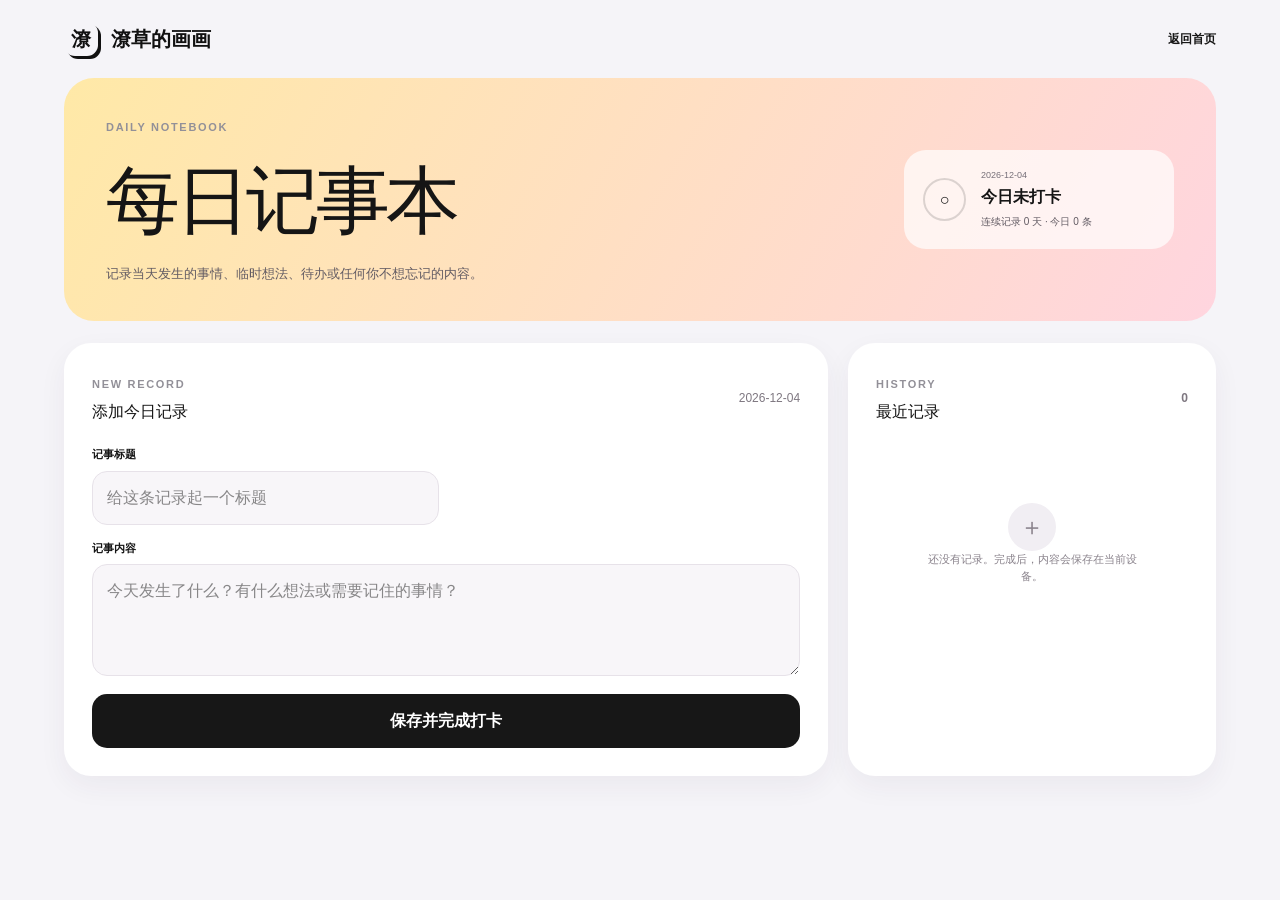
<file: notebook/index.html>
<!DOCTYPE html><html lang="zh-CN"><head><meta charSet="utf-8"/><meta name="viewport" content="width=device-width, initial-scale=1"/><link rel="stylesheet" href="/assets/index-B1kvIrBt.css" data-rsc-css-href="/assets/index-B1kvIrBt.css" data-precedence="vite-rsc/importer-resources"/><link rel="modulepreload" href="/assets/layout-segment-context-C6wLwMgt.js" crossorigin=""/><link rel="modulepreload" href="/assets/rolldown-runtime-S-ySWqyJ.js" crossorigin=""/><link rel="modulepreload" href="/assets/index-BjvvuRbQ.js" crossorigin=""/><link rel="modulepreload" href="/assets/framework-CXnKph_e.js" crossorigin=""/><link rel="modulepreload" href="/assets/pwa-register-BtO4S-GL.js" crossorigin=""/><link rel="modulepreload" href="/assets/record-page-DMk5VfnC.js" crossorigin=""/><link rel="modulepreload" href="/assets/mobile-menu-ByN5_zPx.js" crossorigin=""/><link rel="modulepreload" href="/assets/record-utils-iktdS7YO.js" crossorigin=""/><title>潦草的画画 · 我的成长工作台</title><meta name="description" content="英语、设计、运动、阅读与 AI 资讯的一站式每日成长打卡工作台。"/><meta name="application-name" content="潦草的画画"/><meta property="og:title" content="潦草的画画 · 我的成长工作台"/><meta property="og:description" content="把成长，拆成每一个今天。"/><meta name="twitter:card" content="summary_large_image"/><meta name="twitter:title" content="潦草的画画 · 我的成长工作台"/><meta name="twitter:description" content="把成长，拆成每一个今天。"/><link rel="shortcut icon" href="/favicon.svg"/><link rel="icon" href="/favicon.svg"/><link rel="apple-touch-icon" href="/favicon.svg"/><link rel="manifest" href="/manifest.webmanifest"/><meta name="mobile-web-app-capable" content="yes"/><meta name="apple-mobile-web-app-title" content="潦草的画画"/><meta name="apple-mobile-web-app-status-bar-style" content="default"/><script>self.__VINEXT_RSC_PARAMS__={}</script><script>self.__VINEXT_RSC_NAV__={"pathname":"/notebook","searchParams":[]}</script><link rel="modulepreload" href="/assets/index-BjvvuRbQ.js" />
</head><body><main class="log-page log-yellow"><header class="log-topbar"><a href="/" class="detail-brand"><b>潦</b> 潦草的画画</a><a href="/" class="log-home">返回首页</a></header><section class="log-hero"><div><span class="eyebrow">DAILY NOTEBOOK</span><h1>每日记事本</h1><p>记录当天发生的事情、临时想法、待办或任何你不想忘记的内容。</p></div><div class="today-checkin"><span>○</span><div><small>2026-08-09</small><strong>今日未打卡</strong><p>连续记录 <!-- -->0<!-- --> 天 · 今日 <!-- -->0<!-- --> 条</p></div></div></section><section class="log-layout"><form class="entry-form"><div class="entry-heading"><div><span class="eyebrow">NEW RECORD</span><h2>添加今日记录</h2></div><time>2026-08-09</time></div><div class="field-grid"><label class=""><span>记事标题</span><input placeholder="给这条记录起一个标题" required="" value=""/></label><label class="field-wide"><span>记事内容</span><textarea placeholder="今天发生了什么？有什么想法或需要记住的事情？"></textarea></label></div><div class="entry-actions"><button class="save-entry" type="submit">保存并完成打卡</button></div></form><aside class="entry-history"><div class="entry-heading"><div><span class="eyebrow">HISTORY</span><h2>最近记录</h2></div><strong>0</strong></div><div class="empty-entry"><span>＋</span><p>还没有记录。完成后，内容会保存在当前设备。</p></div></aside></section><button class="mobile-menu-trigger" aria-label="打开功能菜单" aria-expanded="false"><span></span><span></span><span></span></button><div class="mobile-menu-layer" aria-hidden="true"><button class="mobile-menu-backdrop" aria-label="关闭功能菜单"></button><aside class="mobile-menu-drawer" aria-label="工作台功能菜单"><div class="drawer-head"><div class="drawer-brand"><span class="brand-mark">潦</span><div><strong>潦草的画画</strong><small>我的成长工作台</small></div></div><button class="drawer-close" aria-label="关闭功能菜单">×</button></div><div class="drawer-scroll"><section class="drawer-group"><span class="drawer-label">我的工作台</span><nav><a class="drawer-link" href="/"><span>⌂</span><strong>今日总览</strong><b>›</b></a><a class="drawer-link" href="/english"><span>Aa</span><strong>英语学习</strong><b>›</b></a><a class="drawer-link" href="/design"><span>▣</span><strong>课程学习</strong><b>›</b></a><a class="drawer-link" href="/reading"><span>▤</span><strong>每日阅读</strong><b>›</b></a><a class="drawer-link" href="/sport"><span>↗</span><strong>运动计划</strong><b>›</b></a><a class="drawer-link active" href="/notebook"><span>✎</span><strong>每日记事本</strong><b>›</b></a><a class="drawer-link" href="/records"><span>▦</span><strong>行动日历</strong><b>›</b></a></nav></section><section class="drawer-group"><span class="drawer-label">信息与复盘</span><nav><a class="drawer-link" href="/news"><span>AI</span><strong>每日 AI 精选</strong><b>›</b></a><a class="drawer-link" href="/review"><span>○</span><strong>周度复盘</strong><b>›</b></a></nav></section></div><div class="drawer-footer"><span>记录原则</span><strong>自主安排</strong><p>这里只记录，不替你规定内容。</p></div></aside></div></main><script id="_R_">import("/assets/index-BjvvuRbQ.js")</script></body></html><script>self.__VINEXT_RSC_CHUNKS__=self.__VINEXT_RSC_CHUNKS__||[];self.__VINEXT_RSC_CHUNKS__.push("2:I[\"db149413dd1e\",[],\"Children\",1]\n3:I[\"0090da9e0fa3\",[],\"PwaRegister\",1]\n4:I[\"b627ef63fc06\",[],\"LayoutSegmentProvider\",1]\n5:I[\"db149413dd1e\",[],\"Slot\",1]\n6:I[\"7a24f3006a81\",[],\"RedirectBoundary\",1]\n:HL[\"/assets/index-B1kvIrBt.css\",\"style\"]\n")</script><script>self.__VINEXT_RSC_CHUNKS__=self.__VINEXT_RSC_CHUNKS__||[];self.__VINEXT_RSC_CHUNKS__.push("0:{\"__route\":\"route:/notebook\",\"__interceptionContext\":null,\"__layoutIds\":[\"layout:/\"],\"__rootLayout\":\"/\",\"page:/notebook\":\"$L1\",\"layout:/\":[[[[\"$\",\"link\",\"css:/assets/index-B1kvIrBt.css\",{\"rel\":\"stylesheet\",\"precedence\":\"vite-rsc/importer-resources\",\"href\":\"/assets/index-B1kvIrBt.css\",\"data-rsc-css-href\":\"/assets/index-B1kvIrBt.css\"}],\"$undefined\"],[\"$\",\"html\",null,{\"lang\":\"zh-CN\",\"children\":[\"$\",\"body\",null,{\"children\":[[\"$\",\"$L2\",null,{}],[\"$\",\"$L3\",null,{}]]}]}]],null],\"route:/notebook\":[[[\"$\",\"meta\",null,{\"charSet\":\"utf-8\"}],[[\"$\",\"title\",\"0\",{\"children\":\"潦草的画画 · 我的成长工作台\"}],[\"$\",\"meta\",\"1\",{\"name\":\"description\",\"content\":\"英语、设计、运动、阅读与 AI 资讯的一站式每日成长打卡工作台。\"}],[\"$\",\"meta\",\"2\",{\"name\":\"application-name\",\"content\":\"潦草的画画\"}],[\"$\",\"meta\",\"3\",{\"property\":\"og:title\",\"content\":\"潦草的画画 · 我的成长工作台\"}],[\"$\",\"meta\",\"4\",{\"property\":\"og:description\",\"content\":\"把成长，拆成每一个今天。\"}],[\"$\",\"meta\",\"5\",{\"name\":\"twitter:card\",\"content\":\"summary_large_image\"}],[\"$\",\"meta\",\"6\",{\"name\":\"twitter:title\",\"content\":\"潦草的画画 · 我的成长工作台\"}],[\"$\",\"meta\",\"7\",{\"name\":\"twitter:description\",\"content\":\"把成长，拆成每一个今天。\"}],[\"$\",\"link\",\"8\",{\"rel\":\"shortcut icon\",\"href\":\"/favicon.svg\"}],[\"$\",\"link\",\"9\",{\"rel\":\"icon\",\"href\":\"/favicon.svg\"}],[\"$\",\"link\",\"10\",{\"rel\":\"apple-touch-icon\",\"href\":\"/favicon.svg\"}],[\"$\",\"link\",\"11\",{\"rel\":\"manifest\",\"href\":\"/manifest.webmanifest\"}],[\"$\",\"meta\",\"12\",{\"name\":\"mobile-web-app-capable\",\"content\":\"yes\"}],[\"$\",\"meta\",\"13\",{\"name\":\"apple-mobile-web-app-title\",\"content\":\"潦草的画画\"}],[\"$\",\"meta\",\"14\",{\"name\":\"apple-mobile-web-app-status-bar-style\",\"content\":\"default\"}]],[[\"$\",\"meta\",\"0\",{\"name\":\"viewport\",\"content\":\"width=device-width, initial-scale=1\"}]]],[\"$\",\"$L4\",null,{\"segmentMap\":{\"children\":[\"notebook\"]},\"children\":[\"$\",\"$L5\",null,{\"id\":\"layout:/\",\"parallelSlots\":\"$undefined\",\"children\":[\"$\",\"$L6\",null,{\"children\":[\"$\",\"$L4\",null,{\"segmentMap\":{\"children\":[]},\"children\":[\"$\",\"$L5\",null,{\"id\":\"page:/notebook\"}]}]}]}]}]],\"__layoutFlags\":{\"layout:/\":\"s\"},\"__artifactCompatibility\":{\"schemaVersion\":1,\"graphVersion\":\"app-route-graph:jys6jo1oclw13\",\"deploymentVersion\":\"5c7e4408-97ec-4264-8866-3287b5a224f0\",\"appElementsSchemaVersion\":1,\"rscPayloadSchemaVersion\":1,\"rootBoundaryId\":\"/\",\"renderEpoch\":null}}\n")</script><script>self.__VINEXT_RSC_CHUNKS__=self.__VINEXT_RSC_CHUNKS__||[];self.__VINEXT_RSC_CHUNKS__.push("7:I[\"cbb9ae476941\",[],\"RecordPage\",1]\n1:[\"$\",\"$L7\",null,{\"mode\":\"notebook\"}]\n")</script><script>self.__VINEXT_RSC_DONE__=true</script>
</file>
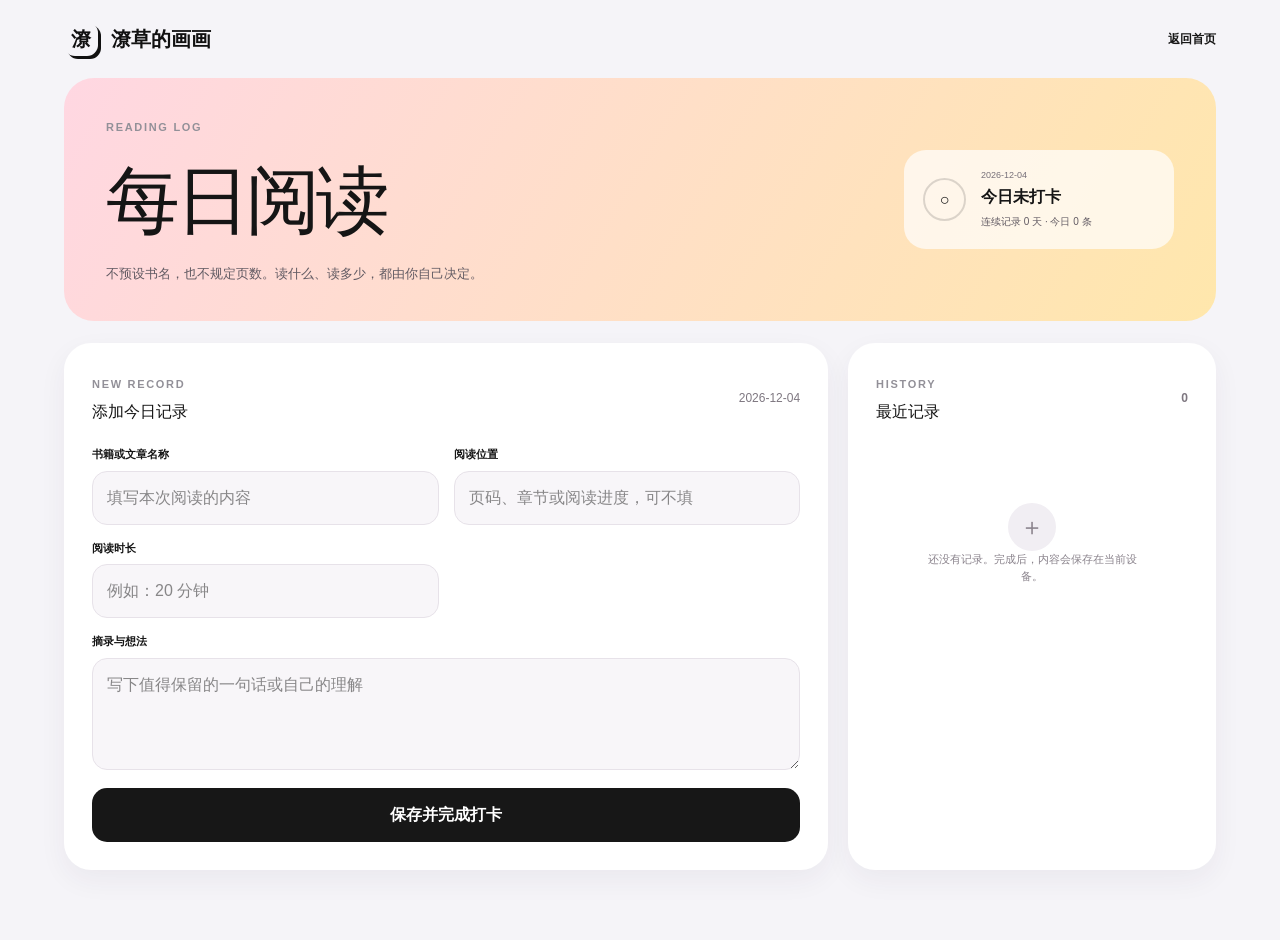
<file: reading/index.html>
<!DOCTYPE html><html lang="zh-CN"><head><meta charSet="utf-8"/><meta name="viewport" content="width=device-width, initial-scale=1"/><link rel="stylesheet" href="/assets/index-B1kvIrBt.css" data-rsc-css-href="/assets/index-B1kvIrBt.css" data-precedence="vite-rsc/importer-resources"/><link rel="modulepreload" href="/assets/layout-segment-context-C6wLwMgt.js" crossorigin=""/><link rel="modulepreload" href="/assets/rolldown-runtime-S-ySWqyJ.js" crossorigin=""/><link rel="modulepreload" href="/assets/index-BjvvuRbQ.js" crossorigin=""/><link rel="modulepreload" href="/assets/framework-CXnKph_e.js" crossorigin=""/><link rel="modulepreload" href="/assets/pwa-register-BtO4S-GL.js" crossorigin=""/><link rel="modulepreload" href="/assets/record-page-DMk5VfnC.js" crossorigin=""/><link rel="modulepreload" href="/assets/mobile-menu-ByN5_zPx.js" crossorigin=""/><link rel="modulepreload" href="/assets/record-utils-iktdS7YO.js" crossorigin=""/><title>潦草的画画 · 我的成长工作台</title><meta name="description" content="英语、设计、运动、阅读与 AI 资讯的一站式每日成长打卡工作台。"/><meta name="application-name" content="潦草的画画"/><meta property="og:title" content="潦草的画画 · 我的成长工作台"/><meta property="og:description" content="把成长，拆成每一个今天。"/><meta name="twitter:card" content="summary_large_image"/><meta name="twitter:title" content="潦草的画画 · 我的成长工作台"/><meta name="twitter:description" content="把成长，拆成每一个今天。"/><link rel="shortcut icon" href="/favicon.svg"/><link rel="icon" href="/favicon.svg"/><link rel="apple-touch-icon" href="/favicon.svg"/><link rel="manifest" href="/manifest.webmanifest"/><meta name="mobile-web-app-capable" content="yes"/><meta name="apple-mobile-web-app-title" content="潦草的画画"/><meta name="apple-mobile-web-app-status-bar-style" content="default"/><script>self.__VINEXT_RSC_PARAMS__={}</script><script>self.__VINEXT_RSC_NAV__={"pathname":"/reading","searchParams":[]}</script><link rel="modulepreload" href="/assets/index-BjvvuRbQ.js" />
</head><body><main class="log-page log-pink"><header class="log-topbar"><a href="/" class="detail-brand"><b>潦</b> 潦草的画画</a><a href="/" class="log-home">返回首页</a></header><section class="log-hero"><div><span class="eyebrow">READING LOG</span><h1>每日阅读</h1><p>不预设书名，也不规定页数。读什么、读多少，都由你自己决定。</p></div><div class="today-checkin"><span>○</span><div><small>2026-08-09</small><strong>今日未打卡</strong><p>连续记录 <!-- -->0<!-- --> 天 · 今日 <!-- -->0<!-- --> 条</p></div></div></section><section class="log-layout"><form class="entry-form"><div class="entry-heading"><div><span class="eyebrow">NEW RECORD</span><h2>添加今日记录</h2></div><time>2026-08-09</time></div><div class="field-grid"><label class=""><span>书籍或文章名称</span><input placeholder="填写本次阅读的内容" required="" value=""/></label><label class=""><span>阅读位置</span><input placeholder="页码、章节或阅读进度，可不填" value=""/></label><label class=""><span>阅读时长</span><input placeholder="例如：20 分钟" value=""/></label><label class="field-wide"><span>摘录与想法</span><textarea placeholder="写下值得保留的一句话或自己的理解"></textarea></label></div><div class="entry-actions"><button class="save-entry" type="submit">保存并完成打卡</button></div></form><aside class="entry-history"><div class="entry-heading"><div><span class="eyebrow">HISTORY</span><h2>最近记录</h2></div><strong>0</strong></div><div class="empty-entry"><span>＋</span><p>还没有记录。完成后，内容会保存在当前设备。</p></div></aside></section><button class="mobile-menu-trigger" aria-label="打开功能菜单" aria-expanded="false"><span></span><span></span><span></span></button><div class="mobile-menu-layer" aria-hidden="true"><button class="mobile-menu-backdrop" aria-label="关闭功能菜单"></button><aside class="mobile-menu-drawer" aria-label="工作台功能菜单"><div class="drawer-head"><div class="drawer-brand"><span class="brand-mark">潦</span><div><strong>潦草的画画</strong><small>我的成长工作台</small></div></div><button class="drawer-close" aria-label="关闭功能菜单">×</button></div><div class="drawer-scroll"><section class="drawer-group"><span class="drawer-label">我的工作台</span><nav><a class="drawer-link" href="/"><span>⌂</span><strong>今日总览</strong><b>›</b></a><a class="drawer-link" href="/english"><span>Aa</span><strong>英语学习</strong><b>›</b></a><a class="drawer-link" href="/design"><span>▣</span><strong>课程学习</strong><b>›</b></a><a class="drawer-link active" href="/reading"><span>▤</span><strong>每日阅读</strong><b>›</b></a><a class="drawer-link" href="/sport"><span>↗</span><strong>运动计划</strong><b>›</b></a><a class="drawer-link" href="/notebook"><span>✎</span><strong>每日记事本</strong><b>›</b></a><a class="drawer-link" href="/records"><span>▦</span><strong>行动日历</strong><b>›</b></a></nav></section><section class="drawer-group"><span class="drawer-label">信息与复盘</span><nav><a class="drawer-link" href="/news"><span>AI</span><strong>每日 AI 精选</strong><b>›</b></a><a class="drawer-link" href="/review"><span>○</span><strong>周度复盘</strong><b>›</b></a></nav></section></div><div class="drawer-footer"><span>记录原则</span><strong>自主安排</strong><p>这里只记录，不替你规定内容。</p></div></aside></div></main><script id="_R_">import("/assets/index-BjvvuRbQ.js")</script></body></html><script>self.__VINEXT_RSC_CHUNKS__=self.__VINEXT_RSC_CHUNKS__||[];self.__VINEXT_RSC_CHUNKS__.push("2:I[\"db149413dd1e\",[],\"Children\",1]\n3:I[\"0090da9e0fa3\",[],\"PwaRegister\",1]\n4:I[\"b627ef63fc06\",[],\"LayoutSegmentProvider\",1]\n5:I[\"db149413dd1e\",[],\"Slot\",1]\n6:I[\"7a24f3006a81\",[],\"RedirectBoundary\",1]\n:HL[\"/assets/index-B1kvIrBt.css\",\"style\"]\n")</script><script>self.__VINEXT_RSC_CHUNKS__=self.__VINEXT_RSC_CHUNKS__||[];self.__VINEXT_RSC_CHUNKS__.push("0:{\"__route\":\"route:/reading\",\"__interceptionContext\":null,\"__layoutIds\":[\"layout:/\"],\"__rootLayout\":\"/\",\"page:/reading\":\"$L1\",\"layout:/\":[[[[\"$\",\"link\",\"css:/assets/index-B1kvIrBt.css\",{\"rel\":\"stylesheet\",\"precedence\":\"vite-rsc/importer-resources\",\"href\":\"/assets/index-B1kvIrBt.css\",\"data-rsc-css-href\":\"/assets/index-B1kvIrBt.css\"}],\"$undefined\"],[\"$\",\"html\",null,{\"lang\":\"zh-CN\",\"children\":[\"$\",\"body\",null,{\"children\":[[\"$\",\"$L2\",null,{}],[\"$\",\"$L3\",null,{}]]}]}]],null],\"route:/reading\":[[[\"$\",\"meta\",null,{\"charSet\":\"utf-8\"}],[[\"$\",\"title\",\"0\",{\"children\":\"潦草的画画 · 我的成长工作台\"}],[\"$\",\"meta\",\"1\",{\"name\":\"description\",\"content\":\"英语、设计、运动、阅读与 AI 资讯的一站式每日成长打卡工作台。\"}],[\"$\",\"meta\",\"2\",{\"name\":\"application-name\",\"content\":\"潦草的画画\"}],[\"$\",\"meta\",\"3\",{\"property\":\"og:title\",\"content\":\"潦草的画画 · 我的成长工作台\"}],[\"$\",\"meta\",\"4\",{\"property\":\"og:description\",\"content\":\"把成长，拆成每一个今天。\"}],[\"$\",\"meta\",\"5\",{\"name\":\"twitter:card\",\"content\":\"summary_large_image\"}],[\"$\",\"meta\",\"6\",{\"name\":\"twitter:title\",\"content\":\"潦草的画画 · 我的成长工作台\"}],[\"$\",\"meta\",\"7\",{\"name\":\"twitter:description\",\"content\":\"把成长，拆成每一个今天。\"}],[\"$\",\"link\",\"8\",{\"rel\":\"shortcut icon\",\"href\":\"/favicon.svg\"}],[\"$\",\"link\",\"9\",{\"rel\":\"icon\",\"href\":\"/favicon.svg\"}],[\"$\",\"link\",\"10\",{\"rel\":\"apple-touch-icon\",\"href\":\"/favicon.svg\"}],[\"$\",\"link\",\"11\",{\"rel\":\"manifest\",\"href\":\"/manifest.webmanifest\"}],[\"$\",\"meta\",\"12\",{\"name\":\"mobile-web-app-capable\",\"content\":\"yes\"}],[\"$\",\"meta\",\"13\",{\"name\":\"apple-mobile-web-app-title\",\"content\":\"潦草的画画\"}],[\"$\",\"meta\",\"14\",{\"name\":\"apple-mobile-web-app-status-bar-style\",\"content\":\"default\"}]],[[\"$\",\"meta\",\"0\",{\"name\":\"viewport\",\"content\":\"width=device-width, initial-scale=1\"}]]],[\"$\",\"$L4\",null,{\"segmentMap\":{\"children\":[\"reading\"]},\"children\":[\"$\",\"$L5\",null,{\"id\":\"layout:/\",\"parallelSlots\":\"$undefined\",\"children\":[\"$\",\"$L6\",null,{\"children\":[\"$\",\"$L4\",null,{\"segmentMap\":{\"children\":[]},\"children\":[\"$\",\"$L5\",null,{\"id\":\"page:/reading\"}]}]}]}]}]],\"__layoutFlags\":{\"layout:/\":\"s\"},\"__artifactCompatibility\":{\"schemaVersion\":1,\"graphVersion\":\"app-route-graph:19b5ponrwec5g\",\"deploymentVersion\":\"5c7e4408-97ec-4264-8866-3287b5a224f0\",\"appElementsSchemaVersion\":1,\"rscPayloadSchemaVersion\":1,\"rootBoundaryId\":\"/\",\"renderEpoch\":null}}\n")</script><script>self.__VINEXT_RSC_CHUNKS__=self.__VINEXT_RSC_CHUNKS__||[];self.__VINEXT_RSC_CHUNKS__.push("7:I[\"cbb9ae476941\",[],\"RecordPage\",1]\n1:[\"$\",\"$L7\",null,{\"mode\":\"reading\"}]\n")</script><script>self.__VINEXT_RSC_DONE__=true</script>
</file>
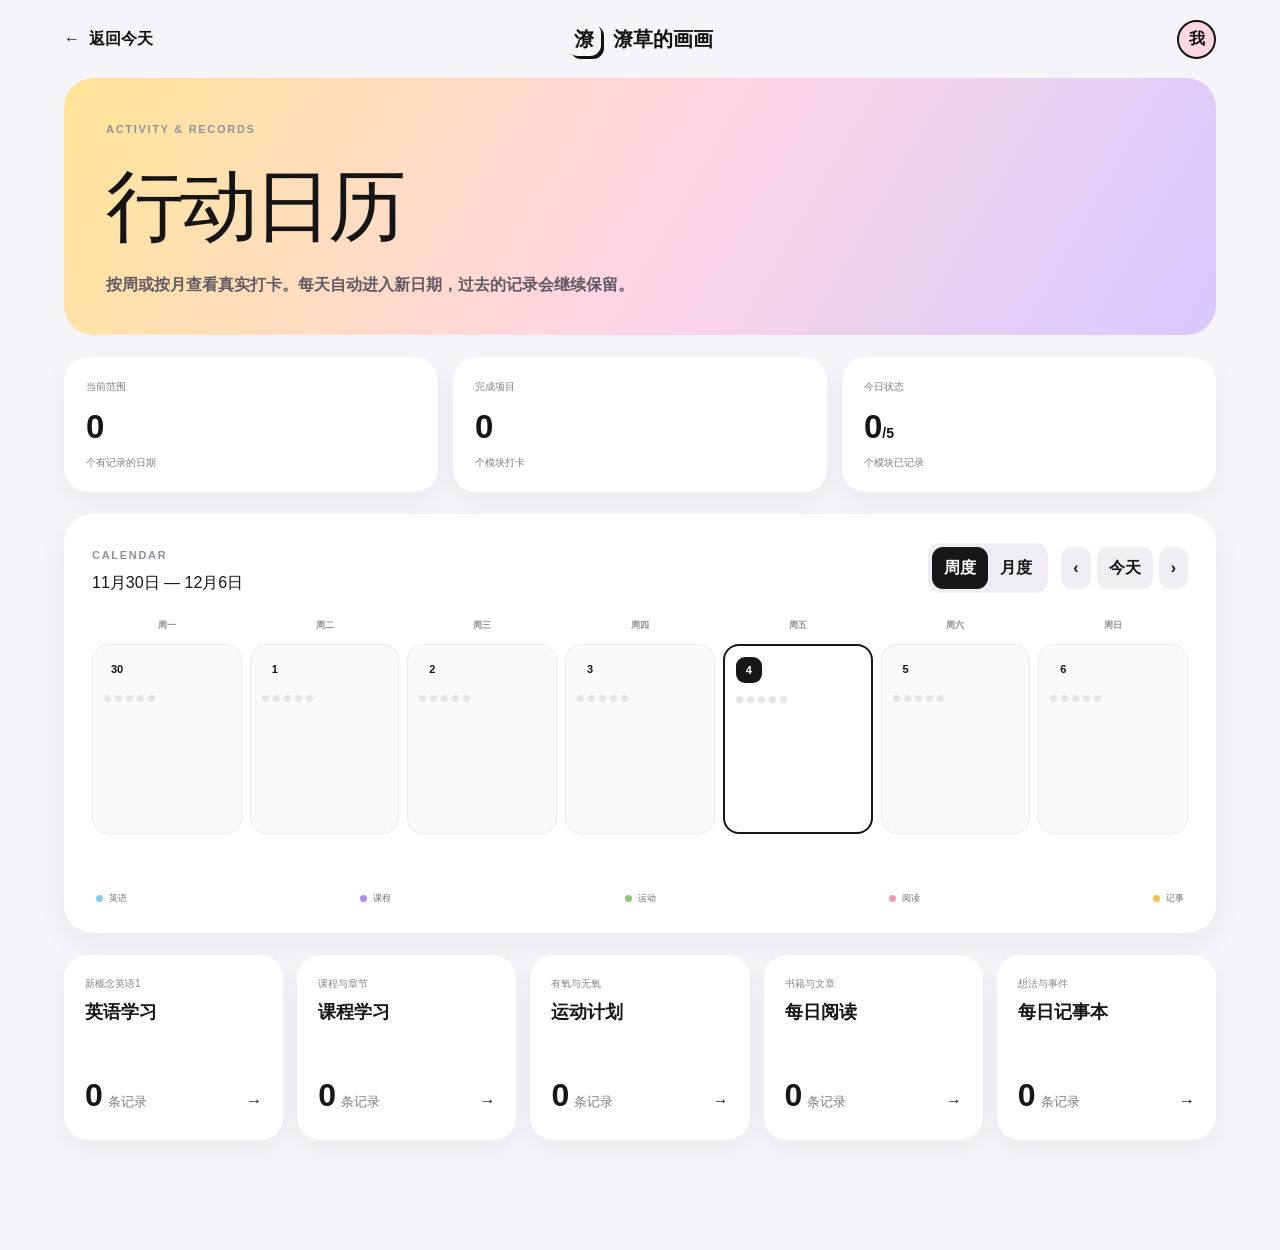
<file: records/index.html>
<!DOCTYPE html><html lang="zh-CN"><head><meta charSet="utf-8"/><meta name="viewport" content="width=device-width, initial-scale=1"/><link rel="stylesheet" href="/assets/index-B1kvIrBt.css" data-rsc-css-href="/assets/index-B1kvIrBt.css" data-precedence="vite-rsc/importer-resources"/><link rel="modulepreload" href="/assets/layout-segment-context-C6wLwMgt.js" crossorigin=""/><link rel="modulepreload" href="/assets/rolldown-runtime-S-ySWqyJ.js" crossorigin=""/><link rel="modulepreload" href="/assets/index-BjvvuRbQ.js" crossorigin=""/><link rel="modulepreload" href="/assets/framework-CXnKph_e.js" crossorigin=""/><link rel="modulepreload" href="/assets/pwa-register-BtO4S-GL.js" crossorigin=""/><link rel="modulepreload" href="/assets/page-CoVcc6_Q.js" crossorigin=""/><link rel="modulepreload" href="/assets/mobile-menu-ByN5_zPx.js" crossorigin=""/><link rel="modulepreload" href="/assets/record-utils-iktdS7YO.js" crossorigin=""/><title>潦草的画画 · 我的成长工作台</title><meta name="description" content="英语、设计、运动、阅读与 AI 资讯的一站式每日成长打卡工作台。"/><meta name="application-name" content="潦草的画画"/><meta property="og:title" content="潦草的画画 · 我的成长工作台"/><meta property="og:description" content="把成长，拆成每一个今天。"/><meta name="twitter:card" content="summary_large_image"/><meta name="twitter:title" content="潦草的画画 · 我的成长工作台"/><meta name="twitter:description" content="把成长，拆成每一个今天。"/><link rel="shortcut icon" href="/favicon.svg"/><link rel="icon" href="/favicon.svg"/><link rel="apple-touch-icon" href="/favicon.svg"/><link rel="manifest" href="/manifest.webmanifest"/><meta name="mobile-web-app-capable" content="yes"/><meta name="apple-mobile-web-app-title" content="潦草的画画"/><meta name="apple-mobile-web-app-status-bar-style" content="default"/><script>self.__VINEXT_RSC_PARAMS__={}</script><script>self.__VINEXT_RSC_NAV__={"pathname":"/records","searchParams":[]}</script><link rel="modulepreload" href="/assets/index-BjvvuRbQ.js" />
</head><body><main class="hub-page"><header class="hub-topbar"><a href="/" class="back-button">← <span>返回今天</span></a><a href="/" class="detail-brand"><b>潦</b> 潦草的画画</a><a href="/review" class="hub-profile">我</a></header><section class="hub-header"><span class="eyebrow">ACTIVITY &amp; RECORDS</span><h1>行动日历</h1><p>按周或按月查看真实打卡。每天自动进入新日期，过去的记录会继续保留。</p></section><section class="calendar-summary"><article><span>当前范围</span><strong>0</strong><small>个有记录的日期</small></article><article><span>完成项目</span><strong>0</strong><small>个模块打卡</small></article><article><span>今日状态</span><strong>0<em>/5</em></strong><small>个模块已记录</small></article></section><section class="activity-calendar"><header class="calendar-toolbar"><div><span class="eyebrow">CALENDAR</span><h2>8月3日 — 8月9日</h2></div><div class="calendar-controls"><div class="view-switch"><button class="active">周度</button><button class="">月度</button></div><button aria-label="上一周期">‹</button><button>今天</button><button aria-label="下一周期">›</button></div></header><div class="calendar-grid week"><span class="calendar-week-name">周<!-- -->一</span><span class="calendar-week-name">周<!-- -->二</span><span class="calendar-week-name">周<!-- -->三</span><span class="calendar-week-name">周<!-- -->四</span><span class="calendar-week-name">周<!-- -->五</span><span class="calendar-week-name">周<!-- -->六</span><span class="calendar-week-name">周<!-- -->日</span><article class=" "><div><time>3</time><small></small></div><div class="calendar-dots"><i class="" title="英语学习"></i><i class="" title="课程学习"></i><i class="" title="运动计划"></i><i class="" title="每日阅读"></i><i class="" title="每日记事本"></i></div><div class="week-completions"></div></article><article class=" "><div><time>4</time><small></small></div><div class="calendar-dots"><i class="" title="英语学习"></i><i class="" title="课程学习"></i><i class="" title="运动计划"></i><i class="" title="每日阅读"></i><i class="" title="每日记事本"></i></div><div class="week-completions"></div></article><article class=" "><div><time>5</time><small></small></div><div class="calendar-dots"><i class="" title="英语学习"></i><i class="" title="课程学习"></i><i class="" title="运动计划"></i><i class="" title="每日阅读"></i><i class="" title="每日记事本"></i></div><div class="week-completions"></div></article><article class=" "><div><time>6</time><small></small></div><div class="calendar-dots"><i class="" title="英语学习"></i><i class="" title="课程学习"></i><i class="" title="运动计划"></i><i class="" title="每日阅读"></i><i class="" title="每日记事本"></i></div><div class="week-completions"></div></article><article class=" "><div><time>7</time><small></small></div><div class="calendar-dots"><i class="" title="英语学习"></i><i class="" title="课程学习"></i><i class="" title="运动计划"></i><i class="" title="每日阅读"></i><i class="" title="每日记事本"></i></div><div class="week-completions"></div></article><article class=" "><div><time>8</time><small></small></div><div class="calendar-dots"><i class="" title="英语学习"></i><i class="" title="课程学习"></i><i class="" title="运动计划"></i><i class="" title="每日阅读"></i><i class="" title="每日记事本"></i></div><div class="week-completions"></div></article><article class="today "><div><time>9</time><small></small></div><div class="calendar-dots"><i class="" title="英语学习"></i><i class="" title="课程学习"></i><i class="" title="运动计划"></i><i class="" title="每日阅读"></i><i class="" title="每日记事本"></i></div><div class="week-completions"></div></article></div><footer class="calendar-legend"><span><i class="calendar-blue"></i>英语</span><span><i class="calendar-purple"></i>课程</span><span><i class="calendar-green"></i>运动</span><span><i class="calendar-pink"></i>阅读</span><span><i class="calendar-yellow"></i>记事</span></footer></section><section class="record-module-grid"><a href="/english" class="record-module-card"><span>新概念英语1</span><strong>英语学习</strong><div><b>0</b><small>条记录</small><i>→</i></div></a><a href="/design" class="record-module-card"><span>课程与章节</span><strong>课程学习</strong><div><b>0</b><small>条记录</small><i>→</i></div></a><a href="/sport" class="record-module-card"><span>有氧与无氧</span><strong>运动计划</strong><div><b>0</b><small>条记录</small><i>→</i></div></a><a href="/reading" class="record-module-card"><span>书籍与文章</span><strong>每日阅读</strong><div><b>0</b><small>条记录</small><i>→</i></div></a><a href="/notebook" class="record-module-card"><span>想法与事件</span><strong>每日记事本</strong><div><b>0</b><small>条记录</small><i>→</i></div></a></section><button class="mobile-menu-trigger" aria-label="打开功能菜单" aria-expanded="false"><span></span><span></span><span></span></button><div class="mobile-menu-layer" aria-hidden="true"><button class="mobile-menu-backdrop" aria-label="关闭功能菜单"></button><aside class="mobile-menu-drawer" aria-label="工作台功能菜单"><div class="drawer-head"><div class="drawer-brand"><span class="brand-mark">潦</span><div><strong>潦草的画画</strong><small>我的成长工作台</small></div></div><button class="drawer-close" aria-label="关闭功能菜单">×</button></div><div class="drawer-scroll"><section class="drawer-group"><span class="drawer-label">我的工作台</span><nav><a class="drawer-link" href="/"><span>⌂</span><strong>今日总览</strong><b>›</b></a><a class="drawer-link" href="/english"><span>Aa</span><strong>英语学习</strong><b>›</b></a><a class="drawer-link" href="/design"><span>▣</span><strong>课程学习</strong><b>›</b></a><a class="drawer-link" href="/reading"><span>▤</span><strong>每日阅读</strong><b>›</b></a><a class="drawer-link" href="/sport"><span>↗</span><strong>运动计划</strong><b>›</b></a><a class="drawer-link" href="/notebook"><span>✎</span><strong>每日记事本</strong><b>›</b></a><a class="drawer-link active" href="/records"><span>▦</span><strong>行动日历</strong><b>›</b></a></nav></section><section class="drawer-group"><span class="drawer-label">信息与复盘</span><nav><a class="drawer-link" href="/news"><span>AI</span><strong>每日 AI 精选</strong><b>›</b></a><a class="drawer-link" href="/review"><span>○</span><strong>周度复盘</strong><b>›</b></a></nav></section></div><div class="drawer-footer"><span>记录原则</span><strong>自主安排</strong><p>这里只记录，不替你规定内容。</p></div></aside></div></main><script id="_R_">import("/assets/index-BjvvuRbQ.js")</script></body></html><script>self.__VINEXT_RSC_CHUNKS__=self.__VINEXT_RSC_CHUNKS__||[];self.__VINEXT_RSC_CHUNKS__.push("2:I[\"db149413dd1e\",[],\"Children\",1]\n3:I[\"0090da9e0fa3\",[],\"PwaRegister\",1]\n4:I[\"b627ef63fc06\",[],\"LayoutSegmentProvider\",1]\n5:I[\"db149413dd1e\",[],\"Slot\",1]\n6:I[\"7a24f3006a81\",[],\"RedirectBoundary\",1]\n:HL[\"/assets/index-B1kvIrBt.css\",\"style\"]\n")</script><script>self.__VINEXT_RSC_CHUNKS__=self.__VINEXT_RSC_CHUNKS__||[];self.__VINEXT_RSC_CHUNKS__.push("0:{\"__route\":\"route:/records\",\"__interceptionContext\":null,\"__layoutIds\":[\"layout:/\"],\"__rootLayout\":\"/\",\"page:/records\":\"$L1\",\"layout:/\":[[[[\"$\",\"link\",\"css:/assets/index-B1kvIrBt.css\",{\"rel\":\"stylesheet\",\"precedence\":\"vite-rsc/importer-resources\",\"href\":\"/assets/index-B1kvIrBt.css\",\"data-rsc-css-href\":\"/assets/index-B1kvIrBt.css\"}],\"$undefined\"],[\"$\",\"html\",null,{\"lang\":\"zh-CN\",\"children\":[\"$\",\"body\",null,{\"children\":[[\"$\",\"$L2\",null,{}],[\"$\",\"$L3\",null,{}]]}]}]],null],\"route:/records\":[[[\"$\",\"meta\",null,{\"charSet\":\"utf-8\"}],[[\"$\",\"title\",\"0\",{\"children\":\"潦草的画画 · 我的成长工作台\"}],[\"$\",\"meta\",\"1\",{\"name\":\"description\",\"content\":\"英语、设计、运动、阅读与 AI 资讯的一站式每日成长打卡工作台。\"}],[\"$\",\"meta\",\"2\",{\"name\":\"application-name\",\"content\":\"潦草的画画\"}],[\"$\",\"meta\",\"3\",{\"property\":\"og:title\",\"content\":\"潦草的画画 · 我的成长工作台\"}],[\"$\",\"meta\",\"4\",{\"property\":\"og:description\",\"content\":\"把成长，拆成每一个今天。\"}],[\"$\",\"meta\",\"5\",{\"name\":\"twitter:card\",\"content\":\"summary_large_image\"}],[\"$\",\"meta\",\"6\",{\"name\":\"twitter:title\",\"content\":\"潦草的画画 · 我的成长工作台\"}],[\"$\",\"meta\",\"7\",{\"name\":\"twitter:description\",\"content\":\"把成长，拆成每一个今天。\"}],[\"$\",\"link\",\"8\",{\"rel\":\"shortcut icon\",\"href\":\"/favicon.svg\"}],[\"$\",\"link\",\"9\",{\"rel\":\"icon\",\"href\":\"/favicon.svg\"}],[\"$\",\"link\",\"10\",{\"rel\":\"apple-touch-icon\",\"href\":\"/favicon.svg\"}],[\"$\",\"link\",\"11\",{\"rel\":\"manifest\",\"href\":\"/manifest.webmanifest\"}],[\"$\",\"meta\",\"12\",{\"name\":\"mobile-web-app-capable\",\"content\":\"yes\"}],[\"$\",\"meta\",\"13\",{\"name\":\"apple-mobile-web-app-title\",\"content\":\"潦草的画画\"}],[\"$\",\"meta\",\"14\",{\"name\":\"apple-mobile-web-app-status-bar-style\",\"content\":\"default\"}]],[[\"$\",\"meta\",\"0\",{\"name\":\"viewport\",\"content\":\"width=device-width, initial-scale=1\"}]]],[\"$\",\"$L4\",null,{\"segmentMap\":{\"children\":[\"records\"]},\"children\":[\"$\",\"$L5\",null,{\"id\":\"layout:/\",\"parallelSlots\":\"$undefined\",\"children\":[\"$\",\"$L6\",null,{\"children\":[\"$\",\"$L4\",null,{\"segmentMap\":{\"children\":[]},\"children\":[\"$\",\"$L5\",null,{\"id\":\"page:/records\"}]}]}]}]}]],\"__layoutFlags\":{\"layout:/\":\"s\"},\"__artifactCompatibility\":{\"schemaVersion\":1,\"graphVersion\":\"app-route-graph:o0z3n41supcgw\",\"deploymentVersion\":\"5c7e4408-97ec-4264-8866-3287b5a224f0\",\"appElementsSchemaVersion\":1,\"rscPayloadSchemaVersion\":1,\"rootBoundaryId\":\"/\",\"renderEpoch\":null}}\n")</script><script>self.__VINEXT_RSC_CHUNKS__=self.__VINEXT_RSC_CHUNKS__||[];self.__VINEXT_RSC_CHUNKS__.push("7:I[\"7910db6fbae8\",[],\"default\",1]\n1:[\"$\",\"$L7\",null,{\"params\":\"$@8\",\"searchParams\":\"$@9\"}]\n")</script><script>self.__VINEXT_RSC_CHUNKS__=self.__VINEXT_RSC_CHUNKS__||[];self.__VINEXT_RSC_CHUNKS__.push("8:{}\n9:{}\n")</script><script>self.__VINEXT_RSC_DONE__=true</script>
</file>
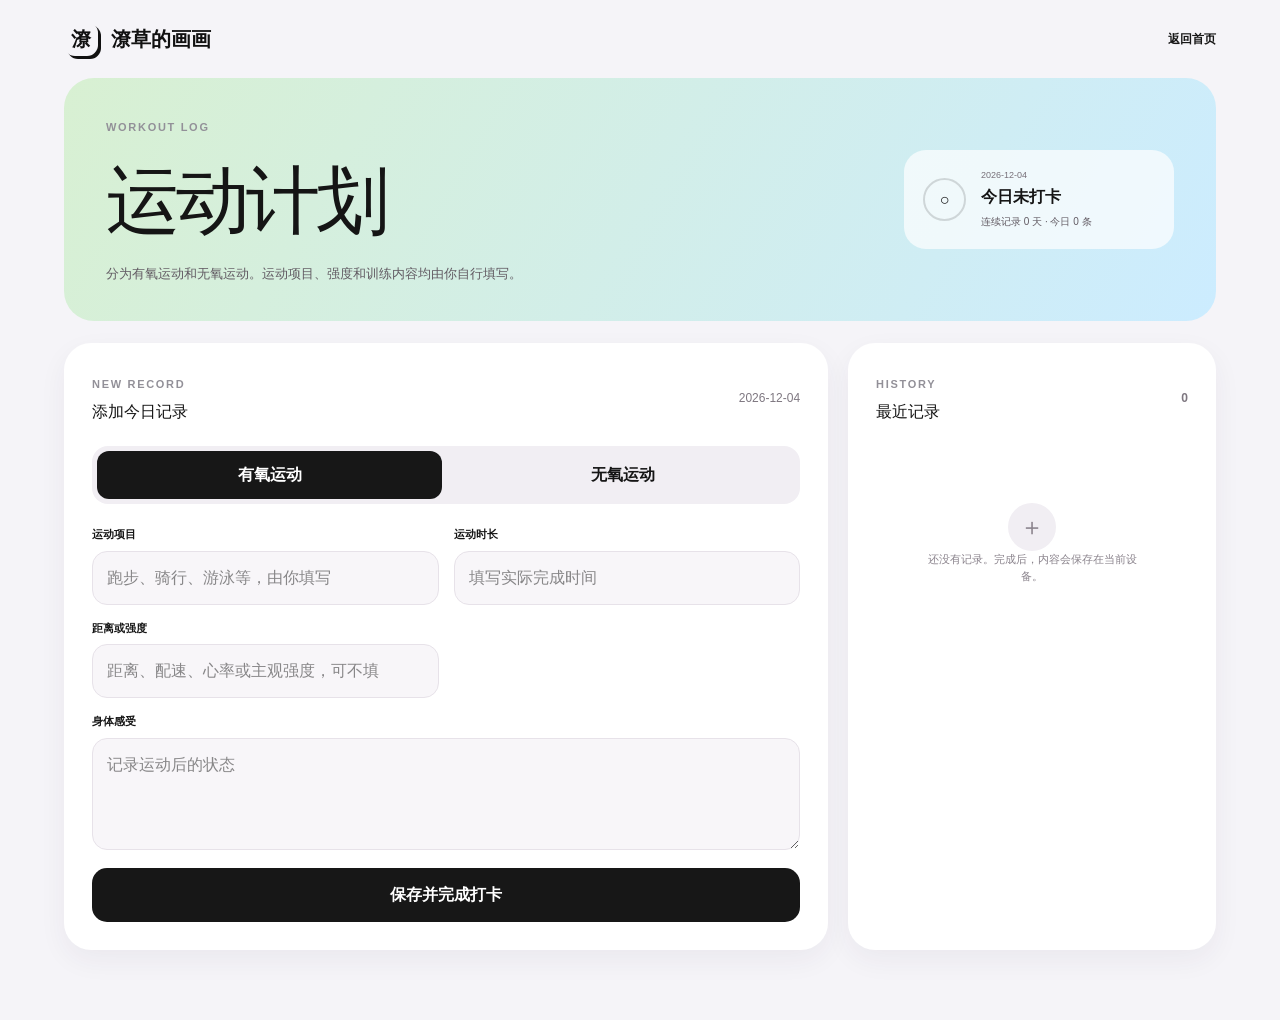
<file: sport/index.html>
<!DOCTYPE html><html lang="zh-CN"><head><meta charSet="utf-8"/><meta name="viewport" content="width=device-width, initial-scale=1"/><link rel="stylesheet" href="/assets/index-B1kvIrBt.css" data-rsc-css-href="/assets/index-B1kvIrBt.css" data-precedence="vite-rsc/importer-resources"/><link rel="modulepreload" href="/assets/layout-segment-context-C6wLwMgt.js" crossorigin=""/><link rel="modulepreload" href="/assets/rolldown-runtime-S-ySWqyJ.js" crossorigin=""/><link rel="modulepreload" href="/assets/index-BjvvuRbQ.js" crossorigin=""/><link rel="modulepreload" href="/assets/framework-CXnKph_e.js" crossorigin=""/><link rel="modulepreload" href="/assets/pwa-register-BtO4S-GL.js" crossorigin=""/><link rel="modulepreload" href="/assets/record-page-DMk5VfnC.js" crossorigin=""/><link rel="modulepreload" href="/assets/mobile-menu-ByN5_zPx.js" crossorigin=""/><link rel="modulepreload" href="/assets/record-utils-iktdS7YO.js" crossorigin=""/><title>潦草的画画 · 我的成长工作台</title><meta name="description" content="英语、设计、运动、阅读与 AI 资讯的一站式每日成长打卡工作台。"/><meta name="application-name" content="潦草的画画"/><meta property="og:title" content="潦草的画画 · 我的成长工作台"/><meta property="og:description" content="把成长，拆成每一个今天。"/><meta name="twitter:card" content="summary_large_image"/><meta name="twitter:title" content="潦草的画画 · 我的成长工作台"/><meta name="twitter:description" content="把成长，拆成每一个今天。"/><link rel="shortcut icon" href="/favicon.svg"/><link rel="icon" href="/favicon.svg"/><link rel="apple-touch-icon" href="/favicon.svg"/><link rel="manifest" href="/manifest.webmanifest"/><meta name="mobile-web-app-capable" content="yes"/><meta name="apple-mobile-web-app-title" content="潦草的画画"/><meta name="apple-mobile-web-app-status-bar-style" content="default"/><script>self.__VINEXT_RSC_PARAMS__={}</script><script>self.__VINEXT_RSC_NAV__={"pathname":"/sport","searchParams":[]}</script><link rel="modulepreload" href="/assets/index-BjvvuRbQ.js" />
</head><body><main class="log-page log-green"><header class="log-topbar"><a href="/" class="detail-brand"><b>潦</b> 潦草的画画</a><a href="/" class="log-home">返回首页</a></header><section class="log-hero"><div><span class="eyebrow">WORKOUT LOG</span><h1>运动计划</h1><p>分为有氧运动和无氧运动。运动项目、强度和训练内容均由你自行填写。</p></div><div class="today-checkin"><span>○</span><div><small>2026-08-09</small><strong>今日未打卡</strong><p>连续记录 <!-- -->0<!-- --> 天 · 今日 <!-- -->0<!-- --> 条</p></div></div></section><section class="log-layout"><form class="entry-form"><div class="entry-heading"><div><span class="eyebrow">NEW RECORD</span><h2>添加今日记录</h2></div><time>2026-08-09</time></div><div class="sport-switch" role="group" aria-label="选择运动类型"><button type="button" class="active">有氧运动</button><button type="button" class="">无氧运动</button></div><div class="field-grid"><label class=""><span>运动项目</span><input placeholder="跑步、骑行、游泳等，由你填写" required="" value=""/></label><label class=""><span>运动时长</span><input placeholder="填写实际完成时间" value=""/></label><label class=""><span>距离或强度</span><input placeholder="距离、配速、心率或主观强度，可不填" value=""/></label><label class="field-wide"><span>身体感受</span><textarea placeholder="记录运动后的状态"></textarea></label></div><div class="entry-actions"><button class="save-entry" type="submit">保存并完成打卡</button></div></form><aside class="entry-history"><div class="entry-heading"><div><span class="eyebrow">HISTORY</span><h2>最近记录</h2></div><strong>0</strong></div><div class="empty-entry"><span>＋</span><p>还没有记录。完成后，内容会保存在当前设备。</p></div></aside></section><button class="mobile-menu-trigger" aria-label="打开功能菜单" aria-expanded="false"><span></span><span></span><span></span></button><div class="mobile-menu-layer" aria-hidden="true"><button class="mobile-menu-backdrop" aria-label="关闭功能菜单"></button><aside class="mobile-menu-drawer" aria-label="工作台功能菜单"><div class="drawer-head"><div class="drawer-brand"><span class="brand-mark">潦</span><div><strong>潦草的画画</strong><small>我的成长工作台</small></div></div><button class="drawer-close" aria-label="关闭功能菜单">×</button></div><div class="drawer-scroll"><section class="drawer-group"><span class="drawer-label">我的工作台</span><nav><a class="drawer-link" href="/"><span>⌂</span><strong>今日总览</strong><b>›</b></a><a class="drawer-link" href="/english"><span>Aa</span><strong>英语学习</strong><b>›</b></a><a class="drawer-link" href="/design"><span>▣</span><strong>课程学习</strong><b>›</b></a><a class="drawer-link" href="/reading"><span>▤</span><strong>每日阅读</strong><b>›</b></a><a class="drawer-link active" href="/sport"><span>↗</span><strong>运动计划</strong><b>›</b></a><a class="drawer-link" href="/notebook"><span>✎</span><strong>每日记事本</strong><b>›</b></a><a class="drawer-link" href="/records"><span>▦</span><strong>行动日历</strong><b>›</b></a></nav></section><section class="drawer-group"><span class="drawer-label">信息与复盘</span><nav><a class="drawer-link" href="/news"><span>AI</span><strong>每日 AI 精选</strong><b>›</b></a><a class="drawer-link" href="/review"><span>○</span><strong>周度复盘</strong><b>›</b></a></nav></section></div><div class="drawer-footer"><span>记录原则</span><strong>自主安排</strong><p>这里只记录，不替你规定内容。</p></div></aside></div></main><script id="_R_">import("/assets/index-BjvvuRbQ.js")</script></body></html><script>self.__VINEXT_RSC_CHUNKS__=self.__VINEXT_RSC_CHUNKS__||[];self.__VINEXT_RSC_CHUNKS__.push("2:I[\"db149413dd1e\",[],\"Children\",1]\n3:I[\"0090da9e0fa3\",[],\"PwaRegister\",1]\n4:I[\"b627ef63fc06\",[],\"LayoutSegmentProvider\",1]\n5:I[\"db149413dd1e\",[],\"Slot\",1]\n6:I[\"7a24f3006a81\",[],\"RedirectBoundary\",1]\n:HL[\"/assets/index-B1kvIrBt.css\",\"style\"]\n")</script><script>self.__VINEXT_RSC_CHUNKS__=self.__VINEXT_RSC_CHUNKS__||[];self.__VINEXT_RSC_CHUNKS__.push("0:{\"__route\":\"route:/sport\",\"__interceptionContext\":null,\"__layoutIds\":[\"layout:/\"],\"__rootLayout\":\"/\",\"page:/sport\":\"$L1\",\"layout:/\":[[[[\"$\",\"link\",\"css:/assets/index-B1kvIrBt.css\",{\"rel\":\"stylesheet\",\"precedence\":\"vite-rsc/importer-resources\",\"href\":\"/assets/index-B1kvIrBt.css\",\"data-rsc-css-href\":\"/assets/index-B1kvIrBt.css\"}],\"$undefined\"],[\"$\",\"html\",null,{\"lang\":\"zh-CN\",\"children\":[\"$\",\"body\",null,{\"children\":[[\"$\",\"$L2\",null,{}],[\"$\",\"$L3\",null,{}]]}]}]],null],\"route:/sport\":[[[\"$\",\"meta\",null,{\"charSet\":\"utf-8\"}],[[\"$\",\"title\",\"0\",{\"children\":\"潦草的画画 · 我的成长工作台\"}],[\"$\",\"meta\",\"1\",{\"name\":\"description\",\"content\":\"英语、设计、运动、阅读与 AI 资讯的一站式每日成长打卡工作台。\"}],[\"$\",\"meta\",\"2\",{\"name\":\"application-name\",\"content\":\"潦草的画画\"}],[\"$\",\"meta\",\"3\",{\"property\":\"og:title\",\"content\":\"潦草的画画 · 我的成长工作台\"}],[\"$\",\"meta\",\"4\",{\"property\":\"og:description\",\"content\":\"把成长，拆成每一个今天。\"}],[\"$\",\"meta\",\"5\",{\"name\":\"twitter:card\",\"content\":\"summary_large_image\"}],[\"$\",\"meta\",\"6\",{\"name\":\"twitter:title\",\"content\":\"潦草的画画 · 我的成长工作台\"}],[\"$\",\"meta\",\"7\",{\"name\":\"twitter:description\",\"content\":\"把成长，拆成每一个今天。\"}],[\"$\",\"link\",\"8\",{\"rel\":\"shortcut icon\",\"href\":\"/favicon.svg\"}],[\"$\",\"link\",\"9\",{\"rel\":\"icon\",\"href\":\"/favicon.svg\"}],[\"$\",\"link\",\"10\",{\"rel\":\"apple-touch-icon\",\"href\":\"/favicon.svg\"}],[\"$\",\"link\",\"11\",{\"rel\":\"manifest\",\"href\":\"/manifest.webmanifest\"}],[\"$\",\"meta\",\"12\",{\"name\":\"mobile-web-app-capable\",\"content\":\"yes\"}],[\"$\",\"meta\",\"13\",{\"name\":\"apple-mobile-web-app-title\",\"content\":\"潦草的画画\"}],[\"$\",\"meta\",\"14\",{\"name\":\"apple-mobile-web-app-status-bar-style\",\"content\":\"default\"}]],[[\"$\",\"meta\",\"0\",{\"name\":\"viewport\",\"content\":\"width=device-width, initial-scale=1\"}]]],[\"$\",\"$L4\",null,{\"segmentMap\":{\"children\":[\"sport\"]},\"children\":[\"$\",\"$L5\",null,{\"id\":\"layout:/\",\"parallelSlots\":\"$undefined\",\"children\":[\"$\",\"$L6\",null,{\"children\":[\"$\",\"$L4\",null,{\"segmentMap\":{\"children\":[]},\"children\":[\"$\",\"$L5\",null,{\"id\":\"page:/sport\"}]}]}]}]}]],\"__layoutFlags\":{\"layout:/\":\"s\"},\"__artifactCompatibility\":{\"schemaVersion\":1,\"graphVersion\":\"app-route-graph:1gqmfg81gft4go\",\"deploymentVersion\":\"5c7e4408-97ec-4264-8866-3287b5a224f0\",\"appElementsSchemaVersion\":1,\"rscPayloadSchemaVersion\":1,\"rootBoundaryId\":\"/\",\"renderEpoch\":null}}\n")</script><script>self.__VINEXT_RSC_CHUNKS__=self.__VINEXT_RSC_CHUNKS__||[];self.__VINEXT_RSC_CHUNKS__.push("7:I[\"cbb9ae476941\",[],\"RecordPage\",1]\n1:[\"$\",\"$L7\",null,{\"mode\":\"sport\"}]\n")</script><script>self.__VINEXT_RSC_DONE__=true</script>
</file>
<file: assets/index-B1kvIrBt.css>
/*! tailwindcss v4.2.1 | MIT License | https://tailwindcss.com */
@layer theme{:root,:host{--font-sans:ui-sans-serif, system-ui, sans-serif, "Apple Color Emoji", "Segoe UI Emoji", "Segoe UI Symbol", "Noto Color Emoji";--font-mono:ui-monospace, SFMono-Regular, Menlo, Monaco, Consolas, "Liberation Mono", "Courier New", monospace;--spacing:.25rem;--default-font-family:var(--font-sans);--default-mono-font-family:var(--font-mono)}}@layer base{*,:after,:before,::backdrop{box-sizing:border-box;border:0 solid;margin:0;padding:0}::file-selector-button{box-sizing:border-box;border:0 solid;margin:0;padding:0}html,:host{-webkit-text-size-adjust:100%;tab-size:4;line-height:1.5;font-family:var(--default-font-family,ui-sans-serif, system-ui, sans-serif, "Apple Color Emoji", "Segoe UI Emoji", "Segoe UI Symbol", "Noto Color Emoji");font-feature-settings:var(--default-font-feature-settings,normal);font-variation-settings:var(--default-font-variation-settings,normal);-webkit-tap-highlight-color:transparent}hr{height:0;color:inherit;border-top-width:1px}abbr:where([title]){-webkit-text-decoration:underline dotted;text-decoration:underline dotted}h1,h2,h3,h4,h5,h6{font-size:inherit;font-weight:inherit}a{color:inherit;-webkit-text-decoration:inherit;-webkit-text-decoration:inherit;-webkit-text-decoration:inherit;-webkit-text-decoration:inherit;text-decoration:inherit}b,strong{font-weight:bolder}code,kbd,samp,pre{font-family:var(--default-mono-font-family,ui-monospace, SFMono-Regular, Menlo, Monaco, Consolas, "Liberation Mono", "Courier New", monospace);font-feature-settings:var(--default-mono-font-feature-settings,normal);font-variation-settings:var(--default-mono-font-variation-settings,normal);font-size:1em}small{font-size:80%}sub,sup{vertical-align:baseline;font-size:75%;line-height:0;position:relative}sub{bottom:-.25em}sup{top:-.5em}table{text-indent:0;border-color:inherit;border-collapse:collapse}:-moz-focusring{outline:auto}progress{vertical-align:baseline}summary{display:list-item}ol,ul,menu{list-style:none}img,svg,video,canvas,audio,iframe,embed,object{vertical-align:middle;display:block}img,video{max-width:100%;height:auto}button,input,select,optgroup,textarea{font:inherit;font-feature-settings:inherit;font-variation-settings:inherit;letter-spacing:inherit;color:inherit;opacity:1;background-color:#0000;border-radius:0}::file-selector-button{font:inherit;font-feature-settings:inherit;font-variation-settings:inherit;letter-spacing:inherit;color:inherit;opacity:1;background-color:#0000;border-radius:0}:where(select:is([multiple],[size])) optgroup{font-weight:bolder}:where(select:is([multiple],[size])) optgroup option{padding-inline-start:20px}::file-selector-button{margin-inline-end:4px}::placeholder{opacity:1}@supports (not ((-webkit-appearance:-apple-pay-button))) or (contain-intrinsic-size:1px){::placeholder{color:currentColor}@supports (color:color-mix(in lab, red, red)){::placeholder{color:color-mix(in oklab, currentcolor 50%, transparent)}}}textarea{resize:vertical}::-webkit-search-decoration{-webkit-appearance:none}::-webkit-date-and-time-value{min-height:1lh;text-align:inherit}::-webkit-datetime-edit{display:inline-flex}::-webkit-datetime-edit-fields-wrapper{padding:0}::-webkit-datetime-edit{padding-block:0}::-webkit-datetime-edit-year-field{padding-block:0}::-webkit-datetime-edit-month-field{padding-block:0}::-webkit-datetime-edit-day-field{padding-block:0}::-webkit-datetime-edit-hour-field{padding-block:0}::-webkit-datetime-edit-minute-field{padding-block:0}::-webkit-datetime-edit-second-field{padding-block:0}::-webkit-datetime-edit-millisecond-field{padding-block:0}::-webkit-datetime-edit-meridiem-field{padding-block:0}::-webkit-calendar-picker-indicator{line-height:1}:-moz-ui-invalid{box-shadow:none}button,input:where([type=button],[type=reset],[type=submit]){appearance:button}::file-selector-button{appearance:button}::-webkit-inner-spin-button{height:auto}::-webkit-outer-spin-button{height:auto}[hidden]:where(:not([hidden=until-found])){display:none!important}}@layer components;@layer utilities{.relative{position:relative}.start{inset-inline-start:var(--spacing)}.table{display:table}}:root{--ink:#151515;--muted:#76747b;--line:#ebe9ee;--paper:#fff;--canvas:#f4f3f8;--yellow:#ffc83d;--pink:#ff8fa8;--purple:#a98cf7;--green:#83c98c;--blue:#75c8f6;--orange:#ff8b38}*{box-sizing:border-box}html{scroll-behavior:smooth}body{background:var(--canvas);color:var(--ink);margin:0;font-family:Arial Rounded MT Bold,PingFang SC,Microsoft YaHei,Arial,sans-serif}button,textarea{font:inherit}button{color:inherit}.app-shell{min-height:100vh;display:flex}.side-panel{border-right:1px solid var(--line);z-index:20;background:#fff;flex-direction:column;width:244px;padding:30px 20px;display:flex;position:fixed;inset:0 auto 0 0}.brand,.mobile-brand{letter-spacing:-.6px;align-items:center;gap:10px;font-size:22px;font-weight:900;display:flex}.brand-mark{background:var(--yellow);color:#111;border-radius:13px;place-items:center;width:38px;height:38px;display:inline-grid;transform:rotate(-5deg);box-shadow:3px 3px #111}.side-kicker,.eyebrow{letter-spacing:1.7px;color:#929098;font:800 11px/1.2 Arial,sans-serif}.side-kicker{margin:30px 10px 12px}.side-panel nav{gap:5px;display:grid}.nav-item{text-align:left;cursor:pointer;background:0 0;border:0;border-radius:14px;align-items:center;gap:12px;width:100%;padding:11px 13px;font-weight:700;text-decoration:none;display:flex}.nav-item span{text-align:center;width:28px;font-weight:900}.nav-item:hover{background:#f5f4f7}.nav-item.active{color:#fff;background:#171717}.side-streak{background:#fff2c9;border-radius:20px;align-items:center;gap:12px;margin-top:auto;padding:15px;display:flex}.streak-flame{font-size:26px}.side-streak strong,.side-streak small{display:block}.side-streak small{color:#766c55;margin-top:3px;font:600 12px Arial,sans-serif}.content{width:calc(100% - 244px);margin-left:244px;padding:0 42px 50px}.topbar{justify-content:flex-end;align-items:center;height:76px;display:flex}.mobile-brand{display:none}.avatar{background:#ffd6e1;border:2px solid #111;border-radius:50%;width:42px;height:42px;font-weight:900}.hero{background:linear-gradient(115deg,#ffe47d 0%,#ffd49e 48%,#f3b7ff 100%);border-radius:34px;min-height:308px;padding:52px 54px;position:relative;overflow:hidden;box-shadow:0 14px 36px #49346217}.hero-copy{z-index:3;max-width:590px;position:relative}.hero h1{letter-spacing:-3.2px;margin:13px 0;font-size:clamp(36px,4.5vw,65px);line-height:1.08}.hero p{margin:0;font:600 16px/1.6 Arial,PingFang SC,sans-serif}.hero-art{position:absolute;inset:0 0 0 56%}.sticker{background-image:url(/illustrations/sticker-sheet.png);background-repeat:no-repeat;background-size:300% 200%;display:block}.sticker-hero{background-position:0 0}.sticker-english{background-position:50% 0}.sticker-design{background-position:100% 0}.sticker-sport{background-position:0 100%}.sticker-reading{background-position:50% 100%}.sticker-ai{background-position:100% 100%}.hero-character{filter:drop-shadow(0 18px 17px #68423929);width:270px;height:270px;position:absolute;bottom:-2px;right:48px;transform:rotate(2deg)}.hero-blob{background:#ffffff8c;border-radius:999px;position:absolute}.blob-one{width:150px;height:150px;top:21px;right:28px}.blob-two{background:#75c8f66b;width:100px;height:100px;bottom:18px;left:15px}.hero-star{color:#fff;text-shadow:0 3px #0000000f;font-size:30px;position:absolute}.star-one{top:28px;left:24%}.star-two{bottom:30px;right:24px}.week-card,.tasks-card,.focus-card,.mini-stats,.news-card,.reflection-card{background:var(--paper);border:1px solid #1e1e1e0f;border-radius:28px;box-shadow:0 11px 30px #3c2d550e}.week-card{margin-top:22px;padding:24px 28px}.section-heading{justify-content:space-between;align-items:flex-start;gap:20px;display:flex}.section-heading h2{letter-spacing:-1px;margin:5px 0 0;font-size:26px}.section-heading p{color:var(--muted);margin:8px 0 0;font:500 14px/1.5 Arial,PingFang SC,sans-serif}.section-heading.compact{align-items:center}.week-score{color:#4a7a45;background:#eef8e8;border-radius:999px;padding:8px 12px;font-size:12px}.week-row{grid-template-columns:repeat(7,1fr);gap:12px;margin-top:20px;display:grid}.day-pill{background:#f5f4f6;border-radius:18px;justify-content:center;align-items:center;gap:6px;min-height:75px;display:flex;position:relative}.day-pill span{color:#88858d;font:700 12px Arial,sans-serif}.day-pill strong{font-size:18px}.day-pill i{background:#a7df92;border-radius:50%;place-items:center;width:19px;height:19px;font:900 10px Arial;display:grid;position:absolute;bottom:-7px}.day-pill.current{background:var(--orange);color:#fff;box-shadow:0 8px 18px #ff8b3840}.day-pill.current span{color:#fff}.day-pill.current i{color:#fff;background:#111}.day-pill.done{background:#f1fadc}.dashboard-grid{grid-template-columns:minmax(0,1.35fr) minmax(310px,.65fr);gap:22px;margin-top:22px;display:grid}.tasks-card{padding:30px}.progress-ring{--progress:0deg;background:conic-gradient(var(--orange) var(--progress), #eee 0);border-radius:50%;place-items:center;width:58px;height:58px;display:grid;position:relative}.progress-ring:after{content:"";background:#fff;border-radius:50%;position:absolute;inset:7px}.progress-ring span{z-index:1;font:800 11px Arial,sans-serif;position:relative}.habit-list{gap:10px;margin-top:22px;display:grid}.habit-row{text-align:left;cursor:pointer;background:0 0;border:0;border-bottom:1px solid #efedf1;grid-template-columns:52px 1fr auto 28px;align-items:center;gap:13px;width:100%;padding:10px 4px;display:grid}.habit-row:last-child{border-bottom:0}.habit-icon{border-radius:17px;place-items:center;width:54px;height:54px;display:grid;overflow:hidden}.habit-icon .sticker{filter:drop-shadow(0 5px 5px #0000001f);width:50px;height:50px}.yellow,.bubble.yellow{background:#ffe18a}.pink{background:#ffc5d1}.green,.bubble.green{background:#c9edbd}.purple,.bubble.purple{background:#d8c9ff}.blue{background:#bce8ff}.habit-copy strong,.habit-copy small{display:block}.habit-copy small{color:var(--muted);margin-top:5px;font:500 12px Arial,PingFang SC,sans-serif}.habit-time{color:#8a878f;font:700 11px Arial,sans-serif}.check{border:2px solid #dad7de;border-radius:8px;place-items:center;width:24px;height:24px;font:900 12px Arial;display:grid}.habit-row.checked{opacity:.6}.habit-row.checked .habit-copy strong{text-decoration:line-through}.habit-row.checked .check{color:#fff;background:#171717;border-color:#171717}.right-stack{gap:22px;display:grid}.focus-card{background:#cdb7ff;padding:25px;position:relative;overflow:hidden}.focus-character{opacity:.92;filter:drop-shadow(0 12px 10px #4b2a6d33);width:170px;height:170px;position:absolute;top:24px;right:-22px;transform:rotate(8deg)}.focus-top,.focus-footer{z-index:1;justify-content:space-between;align-items:center;display:flex;position:relative}.focus-icon{color:#fff;background:#111;border-radius:14px;place-items:center;width:42px;height:42px;display:grid}.pill{background:#ffffffbd;border-radius:999px;padding:6px 10px;font:800 10px Arial,PingFang SC,sans-serif;display:inline-block}.focus-card h3{z-index:1;margin:30px 0 8px;font-size:29px;position:relative}.focus-card p{z-index:1;max-width:360px;margin:0;font:600 13px/1.7 Arial,PingFang SC,sans-serif;position:relative}.focus-footer{margin-top:32px}.focus-footer div strong{font-size:32px}.focus-footer div span{margin-left:5px;font-size:11px}.focus-footer .black-button{color:#fff;cursor:pointer;background:#111;border:0;border-radius:999px;padding:13px 18px;font-weight:800;text-decoration:none}.mini-stats{grid-template-columns:repeat(3,1fr);gap:8px;padding:13px;display:grid}.mini-stats article{text-align:center;padding:10px 5px}.bubble{border-radius:12px;place-items:center;width:38px;height:38px;margin:0 auto 8px;font-weight:900;display:grid}.mini-stats strong,.mini-stats small{display:block}.mini-stats strong{font-size:21px}.mini-stats small{color:var(--muted);margin-top:3px;font:500 10px Arial,PingFang SC,sans-serif}.news-section{padding-top:52px;scroll-margin-top:20px}.text-button{cursor:pointer;background:#fff;border:0;border-radius:999px;padding:12px 16px;font-weight:800;text-decoration:none}.news-grid{grid-template-columns:repeat(3,1fr);gap:18px;margin-top:22px;display:grid}.news-card{overflow:hidden}.news-visual{justify-content:space-between;height:145px;padding:18px;display:flex;position:relative;overflow:hidden}.news-card.purple .news-visual{background:#cdb7ff}.news-card.orange .news-visual{background:#ffb45b}.news-card.green .news-visual{background:#b9e6a9}.news-number{font:900 14px Arial}.news-character{filter:drop-shadow(0 10px 10px #00000024);width:155px;height:155px;position:absolute;bottom:-31px;right:8px;transform:rotate(-5deg)}.news-body{padding:20px}.news-body>div{justify-content:space-between;align-items:center;display:flex}.news-body small{color:var(--muted);font:700 10px Arial}.news-body h3{min-height:54px;margin:16px 0 9px;font-size:18px;line-height:1.45}.news-body p{min-height:60px;color:var(--muted);margin:0;font:500 12px/1.65 Arial,PingFang SC,sans-serif}.news-link{border:0;border-top:1px solid var(--line);width:100%;color:var(--ink);cursor:pointer;background:0 0;justify-content:space-between;margin-top:17px;padding:12px 0 0;font-weight:800;text-decoration:none;display:flex}.reflection-card{background:linear-gradient(120deg,#ffe496,#ffd3df);grid-template-columns:.7fr 1.3fr;align-items:center;gap:35px;margin-top:50px;padding:34px;scroll-margin-top:20px;display:grid}.reflection-card h2{margin:8px 0;font-size:27px}.reflection-card p{color:#716766;margin:0;font:500 13px/1.5 Arial,PingFang SC,sans-serif}.note-box{background:#ffffffb8;border-radius:20px;gap:10px;padding:8px;display:flex}.note-box textarea{resize:vertical;background:0 0;border:0;outline:none;flex:1;min-height:82px;padding:15px;font:500 13px/1.5 Arial,PingFang SC,sans-serif}.note-box button{color:#fff;cursor:pointer;background:#111;border:0;border-radius:14px;align-self:flex-end;padding:13px 17px;font-weight:800}footer{color:#8b8990;justify-content:space-between;padding:40px 4px 0;font:500 12px Arial,PingFang SC,sans-serif;display:flex}footer strong{color:#111;font-size:17px}.mobile-dock{display:none}.detail-page{--accent:#75c8f6;--accent-soft:#dff3ff;background:radial-gradient(circle at 8% 9%, var(--accent-soft) 0 6%, transparent 6.2%), radial-gradient(circle at 93% 30%, var(--accent-soft) 0 8%, transparent 8.2%), #f6f5f8;min-height:100vh;padding:0 5vw 60px}.detail-purple{--accent:#9b77ef;--accent-soft:#e4d9ff}.detail-green{--accent:#6fbd78;--accent-soft:#d9f3d2}.detail-pink{--accent:#ff7f9c;--accent-soft:#ffdbe4}.detail-orange{--accent:#ff8b38;--accent-soft:#ffe0bd}.detail-yellow{--accent:#f4bd28;--accent-soft:#fff0b7}.detail-topbar{grid-template-columns:1fr auto 1fr;align-items:center;height:82px;display:grid}.back-button,.detail-brand{color:#111;font-weight:900;text-decoration:none}.back-button{justify-self:start;align-items:center;gap:9px;display:flex}.detail-brand{font-size:20px}.detail-brand b{background:var(--accent);border-radius:11px;place-items:center;width:34px;height:34px;margin-right:7px;display:inline-grid;box-shadow:3px 3px #111}.round-menu{background:#fff;border:0;border-radius:50%;justify-self:end;width:41px;height:41px;font-weight:900}.detail-hero{background:var(--accent);border-radius:36px;grid-template-columns:1.08fr .92fr;min-height:335px;padding:52px;display:grid;position:relative;overflow:hidden;box-shadow:0 18px 45px #28203c1a}.detail-intro{z-index:2;align-self:center;position:relative}.detail-intro .eyebrow{color:#1414149e}.detail-intro h1{letter-spacing:-5px;margin:10px 0 8px;font-size:clamp(48px,6vw,84px);line-height:1}.detail-intro p{max-width:520px;margin:0;font:700 16px/1.7 Arial,PingFang SC,sans-serif}.goal-pill{background:#fff;border-radius:999px;margin-top:28px;padding:11px 16px;font-size:12px;font-weight:900;display:inline-block;box-shadow:4px 4px #0000001f}.mascot-stage{min-height:230px;position:relative}.detail-character{filter:drop-shadow(0 22px 15px #0000002e);z-index:2;width:270px;height:270px;position:absolute;top:48%;left:50%;transform:translate(-50%,-50%)rotate(4deg)}.mascot-back{background:#ffffff57;border-radius:45% 55%;position:absolute}.mascot-back.one{width:225px;height:225px;top:-30px;left:13%;transform:rotate(17deg)}.mascot-back.two{width:145px;height:145px;bottom:-15px;right:1%;transform:rotate(-18deg)}.mini-spark{color:#fff;z-index:3;font-size:35px;position:absolute}.sp-one{top:12px;right:20%}.sp-two{bottom:18px;left:15%}.detail-layout{grid-template-columns:minmax(0,1.4fr) minmax(280px,.6fr);gap:22px;margin-top:22px;display:grid}.lesson-card,.progress-card,.resource-card,.detail-note{background:#fff;border-radius:28px;box-shadow:0 11px 30px #3c2d550e}.lesson-card{padding:30px}.detail-heading{justify-content:space-between;align-items:center;display:flex}.detail-heading h2{margin:6px 0 0;font-size:27px}.counter{background:var(--accent-soft);border-radius:14px;padding:10px 13px;font-weight:900}.lesson-progress,.bar-track{background:#eeeef1;border-radius:999px;height:9px;overflow:hidden}.lesson-progress{margin:21px 0 10px}.lesson-progress i,.bar-track i{border-radius:inherit;background:var(--accent);height:100%;transition:width .25s;display:block}.lesson-list{display:grid}.lesson-row{text-align:left;cursor:pointer;background:0 0;border:0;border-bottom:1px solid #eceaf0;grid-template-columns:48px 1fr auto;align-items:center;gap:14px;width:100%;padding:18px 4px;display:grid}.lesson-row:last-child{border-bottom:0}.lesson-index{background:var(--accent-soft);border-radius:14px;place-items:center;width:42px;height:42px;font:900 12px Arial;display:grid}.lesson-row strong,.lesson-row small{display:block}.lesson-row small{color:#79767e;margin-top:6px;font:500 12px/1.5 Arial,PingFang SC,sans-serif}.lesson-row em{color:#8d8a92;font:800 11px Arial}.lesson-row.complete{opacity:.55}.lesson-row.complete strong{text-decoration:line-through}.lesson-row.complete .lesson-index{color:#fff;background:#111}.detail-aside{gap:22px;display:grid}.progress-card,.resource-card{padding:27px}.big-score{letter-spacing:-5px;margin-top:18px;font-size:70px;font-weight:1000}.big-score small{letter-spacing:0;margin-left:4px;font-size:20px}.progress-card .bar-track{margin:7px 0 17px}.progress-card p{color:#74717a;font:600 12px/1.6 Arial,PingFang SC,sans-serif}.resource-card h3{margin:7px 0 17px;font-size:23px}.resource-card ul{gap:14px;margin:0;padding:0;list-style:none;display:grid}.resource-card li{align-items:flex-start;gap:9px;font:600 12px/1.5 Arial,PingFang SC,sans-serif;display:flex}.resource-card li span{color:var(--accent)}.detail-note{grid-template-columns:.7fr 1.3fr;align-items:center;gap:30px;margin-top:22px;padding:30px;display:grid}.detail-note h2{margin:6px 0 0;font-size:25px}.detail-dock{position:fixed}@media (width<=980px){.side-panel{width:204px}.content{width:calc(100% - 204px);margin-left:204px;padding:0 22px 40px}.dashboard-grid{grid-template-columns:1fr}.right-stack{grid-template-columns:1.2fr .8fr}.news-grid{grid-template-columns:1fr 1fr}.news-card:last-child{grid-column:1/-1}.hero-art{opacity:.62}.detail-layout{grid-template-columns:1fr}.detail-aside{grid-template-columns:1fr 1fr}}@media (width<=720px){.side-panel{display:none}.content{width:100%;margin:0;padding:0 14px 30px}.topbar{justify-content:space-between;height:67px}.mobile-brand{font-size:19px;display:flex}.mobile-brand .brand-mark{border-radius:10px;width:32px;height:32px}.avatar{width:37px;height:37px}.hero{border-radius:28px;min-height:355px;padding:32px 24px}.hero h1{letter-spacing:-2.2px;max-width:330px;font-size:38px;line-height:1.06}.hero p{max-width:260px;font-size:13px}.hero-art{opacity:1;inset:44% 0 0 18%}.hero-character{width:210px;height:210px;bottom:-14px;right:8px}.blob-one{width:95px;height:95px;top:15px;right:12px}.blob-two{width:70px;height:70px;bottom:12px;left:8px}.week-card{padding:20px 16px}.week-row{gap:5px}.day-pill{border-radius:15px;flex-direction:column;gap:2px;min-height:66px}.section-heading h2{font-size:23px}.dashboard-grid{display:block}.tasks-card{margin-top:16px;padding:23px 17px}.habit-row{grid-template-columns:45px 1fr 25px;gap:9px}.habit-icon{border-radius:15px;width:48px;height:48px}.habit-icon .sticker{width:45px;height:45px}.habit-time{display:none}.right-stack{grid-template-columns:1fr;margin-top:16px;display:grid}.mini-stats{order:-1}.news-section{padding-top:40px}.news-grid{grid-template-columns:1fr}.news-card:last-child{grid-column:auto}.news-visual{height:128px}.news-body h3,.news-body p{min-height:0}.reflection-card{grid-template-columns:1fr;gap:20px;margin-top:38px;padding:25px 18px}.note-box{flex-direction:column}.note-box button{align-self:stretch}footer{flex-direction:column;gap:8px}.mobile-dock{z-index:50;-webkit-backdrop-filter:blur(15px);backdrop-filter:blur(15px);background:#ffffffeb;border:1px solid #00000014;border-radius:22px;grid-template-columns:repeat(5,1fr);padding:8px;display:grid;position:fixed;bottom:10px;left:12px;right:12px;box-shadow:0 12px 35px #1e14322b}.mobile-dock a{color:#77747d;border-radius:14px;place-items:center;gap:3px;padding:7px 2px;text-decoration:none;display:grid}.mobile-dock a span{font-size:15px;font-weight:900}.mobile-dock a small{font-size:9px;font-weight:800}.mobile-dock a.selected{color:#fff;background:#171717}.content{padding-bottom:105px}.detail-page{padding:0 14px 105px}.detail-topbar{height:68px}.detail-brand{font-size:0}.detail-brand b{font-size:15px}.back-button span{display:none}.detail-hero{border-radius:28px;grid-template-columns:1fr;min-height:420px;padding:30px 23px}.detail-intro h1{letter-spacing:-3.5px;font-size:53px}.detail-intro p{font-size:14px}.mascot-stage{min-height:190px}.detail-character{width:210px;height:210px}.detail-layout{display:block}.lesson-card{margin-top:16px;padding:23px 17px}.lesson-row{grid-template-columns:42px 1fr}.lesson-row em{display:none}.detail-aside{grid-template-columns:1fr;margin-top:16px;display:grid}.detail-note{grid-template-columns:1fr;padding:24px 18px}}@media (prefers-reduced-motion:reduce){html{scroll-behavior:auto}}.planner-shell{background:#f5f4f8;min-height:100vh;display:flex}.planner-sidebar{z-index:20;background:radial-gradient(circle at 16% 5%,#ffe189cc,#0000 29%),radial-gradient(circle at 88% 43%,#ffc4d6b8,#0000 36%),linear-gradient(165deg,#fff8dc 0%,#fff0f4 55%,#eee6ff 100%);border-right:1px solid #be9eb733;width:236px;padding:28px 20px;position:fixed;inset:0 auto 0 0}.planner-sidebar .brand{color:var(--ink);text-decoration:none}.planner-sidebar nav{gap:6px;display:grid}.planner-sidebar .nav-item{color:#6e5e68}.planner-sidebar .nav-item:hover{background:#ffffff8c}.planner-sidebar .nav-item.active{color:#171717;background:linear-gradient(100deg,#ffe18d,#ffc7d7 56%,#cdbaff);box-shadow:0 8px 20px #7154741f}.week-summary{background:#f2edff;border-radius:22px;padding:18px;position:absolute;bottom:25px;left:20px;right:20px}.week-summary>span,.week-summary strong,.week-summary small{display:block}.week-summary>span{color:#706a7d;font-size:11px}.week-summary strong{margin:7px 0 10px;font-size:24px}.week-summary div{background:#ded7ed;border-radius:10px;height:7px;overflow:hidden}.week-summary div i{border-radius:inherit;background:#8f71e4;width:71%;height:100%;display:block}.week-summary small{color:#706a7d;margin-top:8px}.planner-content{width:calc(100% - 236px);margin-left:236px;padding:0 42px 60px}.planner-topbar{justify-content:space-between;align-items:center;height:82px;display:flex}.top-date span,.top-date strong{display:block}.top-date span{color:#88858d;font-size:11px}.top-date strong{margin-top:4px;font-size:14px}.planner-topbar .avatar{color:#111;place-items:center;text-decoration:none;display:grid}.home-side-note strong{font-size:17px}.home-side-note small{line-height:1.55}.record-overview{grid-template-columns:1fr 310px}.overview-record-link{color:#171717;background:#ffffffc2;border-radius:24px;gap:8px;padding:25px;text-decoration:none;display:grid;box-shadow:7px 7px #ffffff4d}.overview-record-link span{color:#777079;font-size:11px}.overview-record-link strong{font-size:36px}.overview-record-link b{margin-top:4px;font-size:12px}.home-module-section{background:#fff;border:1px solid #1414140e;border-radius:28px;margin-top:22px;padding:28px;box-shadow:0 11px 30px #3c2d550d}.home-module-grid{grid-template-columns:repeat(6,1fr);gap:14px;margin-top:22px;display:grid}.home-module-card{color:#171717;border-radius:23px;flex-direction:column;min-height:205px;padding:20px;text-decoration:none;transition:transform .18s;display:flex}.home-module-card:hover{transform:translateY(-3px)}.home-module-card:nth-child(-n+3){grid-column:span 2}.home-module-card:nth-child(n+4){grid-column:span 3;min-height:185px}.home-blue{background:#cfeeff}.home-purple{background:#dfd2ff}.home-green{background:#daf1d2}.home-pink{background:#ffd7e2}.home-yellow{background:#ffe9a9}.home-module-icon{background:#ffffffc7;border-radius:14px;place-items:center;width:43px;height:43px;font-weight:900;display:grid}.home-module-card>div{margin-top:24px}.home-module-card strong{font-size:20px}.home-module-card p{color:#675f67;margin:7px 0 0;font-size:11px;line-height:1.55}.home-module-card footer{justify-content:space-between;align-items:center;margin-top:auto;display:flex}.home-module-card footer small{color:#6f6870;font-size:10px}.home-module-card footer b{font-size:18px}.home-ai-card{color:#fff;background:#171717;border-radius:26px;grid-template-columns:52px 1fr auto;align-items:center;gap:18px;margin-top:22px;padding:24px 28px;text-decoration:none;display:grid}.home-ai-card>span{background:#a68af1;border-radius:16px;place-items:center;width:50px;height:50px;font-weight:900;display:grid}.home-ai-card small,.home-ai-card strong,.home-ai-card p{display:block}.home-ai-card small{color:#afa8b5;letter-spacing:1.2px;font-size:9px}.home-ai-card strong{margin-top:3px;font-size:18px}.home-ai-card p{color:#aaa3ac;margin:3px 0 0;font-size:11px}.home-ai-card>b{font-size:12px}.log-page{background:#f5f4f8;min-height:100vh;padding:0 5vw 70px}.log-topbar{justify-content:space-between;align-items:center;height:78px;display:flex}.log-home{color:#171717;font-size:12px;font-weight:800;text-decoration:none}.log-hero{background:linear-gradient(120deg,#d5efff,#d9ccff);border-radius:30px;grid-template-columns:1fr 270px;align-items:center;gap:28px;padding:36px 42px;display:grid}.log-purple .log-hero{background:linear-gradient(120deg,#e3d8ff,#ffd9e5)}.log-pink .log-hero{background:linear-gradient(120deg,#ffd7e2,#ffe7ac)}.log-green .log-hero{background:linear-gradient(120deg,#d8f0d2,#ccecff)}.log-yellow .log-hero{background:linear-gradient(120deg,#ffe9a7,#ffd5df)}.log-hero h1{letter-spacing:-4px;margin:7px 0;font-size:clamp(46px,7vw,74px)}.log-hero p{color:#625b63;max-width:680px;margin:0;font-size:13px;line-height:1.7}.today-checkin{background:#ffffffb3;border-radius:22px;grid-template-columns:45px 1fr;align-items:center;gap:13px;padding:19px;display:grid}.today-checkin>span{border:2px solid #00000024;border-radius:50%;place-items:center;width:43px;height:43px;font-weight:900;display:grid}.today-checkin.done>span{color:#fff;background:#171717;border-color:#171717}.today-checkin small,.today-checkin strong,.today-checkin p{display:block}.today-checkin small{color:#777079;font-size:9px}.today-checkin strong{margin-top:3px;font-size:16px}.today-checkin p{margin-top:4px;font-size:10px}.log-layout{grid-template-columns:1.35fr .65fr;gap:20px;margin-top:22px;display:grid}.entry-form,.entry-history{background:#fff;border-radius:27px;padding:28px;box-shadow:0 10px 28px #3228460e}.entry-heading{justify-content:space-between;align-items:center;display:flex}.entry-heading h2{margin:5px 0 0}.entry-heading time,.entry-heading>strong{color:#7e7780;font-size:12px}.field-grid{grid-template-columns:1fr 1fr;gap:15px;margin-top:22px;display:grid}.field-grid label{gap:8px;display:grid}.field-grid label>span{font-size:11px;font-weight:800}.field-grid .field-wide{grid-column:1/-1}.field-grid input,.field-grid textarea{color:#171717;width:100%;font:inherit;background:#f8f6f9;border:1px solid #e7e2e9;border-radius:15px;outline:none;padding:14px}.field-grid textarea{resize:vertical;min-height:112px}.field-grid input:focus,.field-grid textarea:focus{background:#fff;border-color:#a98cf7}.sport-switch{background:#f1eef3;border-radius:16px;grid-template-columns:1fr 1fr;gap:8px;margin-top:22px;padding:5px;display:grid}.sport-switch button{cursor:pointer;background:0 0;border:0;border-radius:12px;padding:12px;font-weight:800}.sport-switch button.active{color:#fff;background:#171717}.entry-actions{gap:9px;margin-top:18px;display:flex}.save-entry{color:#fff;cursor:pointer;background:#171717;border:0;border-radius:15px;flex:1;padding:15px;font-weight:900}.cancel-edit{cursor:pointer;background:#fff;border:1px solid #ded9e1;border-radius:15px;padding:0 18px;font-weight:800}.entry-history{min-height:360px}.empty-entry{text-align:center;color:#8a838c;place-content:center;justify-items:center;min-height:240px;display:grid}.empty-entry span{background:#f1eef3;border-radius:50%;place-items:center;width:48px;height:48px;font-size:24px;display:grid}.empty-entry p{max-width:210px;font-size:11px;line-height:1.6}.entry-list{gap:10px;margin-top:20px;display:grid}.entry-list article{background:#f7f5f8;border-radius:16px;padding:15px}.history-meta{justify-content:space-between;align-items:center;display:flex}.history-meta button{color:#615a64;cursor:pointer;background:#ebe6ef;border:0;border-radius:8px;padding:4px 8px;font-size:9px;font-weight:800}.entry-list time,.entry-list strong,.entry-list p{display:block}.entry-list time{color:#948d96;font-size:9px}.entry-list strong{margin-top:5px;font-size:14px}.entry-list p{color:#756e77;margin:4px 0 0;font-size:10px;line-height:1.5}.record-module-grid{grid-template-columns:repeat(5,1fr);gap:14px;margin-top:22px;display:grid}.record-module-card{color:#171717;background:#fff;border-radius:23px;flex-direction:column;min-height:185px;padding:21px;text-decoration:none;display:flex;box-shadow:0 9px 24px #2d23410d}.record-module-card>span{color:#8a838b;font-size:10px}.record-module-card>strong{margin-top:8px;font-size:18px}.record-module-card>div{align-items:baseline;gap:5px;margin-top:auto;display:flex}.record-module-card b{font-size:32px}.record-module-card small{color:#817a83}.record-module-card i{margin-left:auto;font-style:normal}.record-explain p{color:#746d76;max-width:720px;font-size:12px;line-height:1.7}.calendar-summary{grid-template-columns:repeat(3,1fr);gap:15px;margin-top:22px;display:grid}.calendar-summary article{background:#fff;border-radius:23px;padding:22px;box-shadow:0 9px 24px #2d23410d}.calendar-summary span,.calendar-summary strong,.calendar-summary small{display:block}.calendar-summary span{color:#827b84;font-size:10px}.calendar-summary strong{margin:8px 0 3px;font-size:33px}.calendar-summary strong em{font-size:14px;font-style:normal}.calendar-summary small{color:#827b84;font-size:10px}.activity-calendar{background:#fff;border-radius:28px;margin-top:22px;padding:28px;box-shadow:0 10px 28px #2d23410e}.calendar-toolbar{justify-content:space-between;align-items:center;gap:20px;display:flex}.calendar-toolbar h2{margin:5px 0 0}.calendar-controls{align-items:center;gap:6px;display:flex}.calendar-controls>button,.view-switch button{cursor:pointer;background:#f1eef3;border:0;border-radius:11px;padding:9px 12px;font-weight:800}.view-switch{background:#f1eef3;border-radius:13px;margin-right:7px;padding:4px;display:flex}.view-switch button{background:0 0}.view-switch button.active{color:#fff;background:#171717}.calendar-grid{grid-template-columns:repeat(7,1fr);gap:8px;margin-top:24px;display:grid}.calendar-week-name{text-align:center;color:#938c95;padding-bottom:4px;font-size:9px;font-weight:800}.calendar-grid article{background:#faf9fb;border:1px solid #eeeaf0;border-radius:16px;min-width:0;min-height:93px;padding:11px}.calendar-grid.week article{min-height:190px}.calendar-grid article.today{background:#fff;border:2px solid #171717}.calendar-grid article.outside{opacity:.35}.calendar-grid article>div:first-child{justify-content:space-between;align-items:center;display:flex}.calendar-grid time{border-radius:9px;place-items:center;width:26px;height:26px;font-size:11px;font-weight:900;display:grid}.calendar-grid article.today time{color:#fff;background:#171717}.calendar-grid article small{color:#817a83;font-size:8px}.calendar-dots{gap:4px;margin-top:13px;display:flex}.calendar-dots i,.calendar-legend i{background:#e7e3e8;border-radius:50%;width:7px;height:7px}.calendar-dots i.calendar-blue,.calendar-legend i.calendar-blue,.week-completions .calendar-blue{background:#82ccef}.calendar-dots i.calendar-purple,.calendar-legend i.calendar-purple,.week-completions .calendar-purple{background:#a98cf7}.calendar-dots i.calendar-green,.calendar-legend i.calendar-green,.week-completions .calendar-green{background:#8bc67a}.calendar-dots i.calendar-pink,.calendar-legend i.calendar-pink,.week-completions .calendar-pink{background:#f29ab4}.calendar-dots i.calendar-yellow,.calendar-legend i.calendar-yellow,.week-completions .calendar-yellow{background:#efc14f}.week-completions{gap:6px;margin-top:15px;display:grid}.week-completions span{color:#29242a;border-radius:8px;padding:6px 7px;font-size:9px;font-weight:800}.calendar-legend{flex-wrap:wrap;gap:14px;margin-top:18px;display:flex}.calendar-legend span{color:#746d76;align-items:center;gap:6px;font-size:9px;display:flex}.plan-overview{background:linear-gradient(120deg,#ffe38a,#ffc6d8 58%,#cab9ff);border-radius:32px;grid-template-columns:1fr 420px;align-items:center;gap:50px;padding:42px 46px;display:grid;box-shadow:0 14px 35px #4a376414}.plan-overview h1{letter-spacing:-3px;margin:10px 0;font-size:clamp(40px,5vw,66px);font-weight:500;line-height:1.02}.plan-overview h1 strong{font-weight:900}.plan-overview p{color:#5f5860;margin:0;font:600 14px/1.6 Arial,PingFang SC,sans-serif}.capacity-card{background:#ffffffc2;border-radius:24px;padding:24px;box-shadow:7px 7px #ffffff4d}.capacity-head{justify-content:space-between;font-size:12px;display:flex}.capacity-head strong{font-size:13px}.capacity-track{background:#e9e4e6;border-radius:20px;height:12px;margin:16px 0 12px;overflow:hidden}.capacity-track i{border-radius:inherit;background:#171717;height:100%;display:block}.capacity-card p{font-size:12px}.priority-section,.optional-card,.daily-status,.closing-card,.record-card,.learning-plan{background:#fff;border:1px solid #1414140e;border-radius:28px;box-shadow:0 11px 30px #3c2d550d}.priority-section{margin-top:22px;padding:28px}.simple-count{color:#665f6d;background:#f1eef6;border-radius:999px;padding:8px 12px;font-size:12px}.priority-list{gap:10px;margin-top:22px;display:grid}.priority-task{border:1px solid #eeeaf1;border-radius:20px;grid-template-columns:38px 86px 1fr auto 36px;align-items:center;gap:14px;padding:13px;transition:opacity .2s;display:grid}.priority-task.completed{opacity:.5}.priority-task.completed .task-main strong{text-decoration:line-through}.task-check{cursor:pointer;background:#fff;border:2px solid #d8d4dc;border-radius:11px;width:34px;height:34px;font-weight:900}.completed .task-check{color:#fff;background:#171717;border-color:#171717}.time-block{text-align:center;border-radius:14px;padding:11px 12px}.time-block span,.time-block strong{display:block}.time-block span{color:#665f68;font-size:10px}.time-block strong{margin-top:3px;font-size:14px}.task-blue{background:#d9f1ff}.task-purple{background:#e5dbff}.task-green{background:#dff3d9}.task-main strong,.task-main small{display:block}.task-main strong{font-size:17px}.task-main small{color:#77727c;margin-top:5px;font:500 12px Arial,PingFang SC,sans-serif}.task-duration{color:#817c85;font:700 11px Arial}.task-open{color:#111;background:#f3f1f5;border-radius:50%;place-items:center;width:34px;height:34px;text-decoration:none;display:grid}.today-grid{grid-template-columns:1.15fr .85fr;gap:22px;margin-top:22px;display:grid}.optional-card,.daily-status{padding:27px}.optional-row{color:#111;border-bottom:1px solid #efedf1;grid-template-columns:13px 1fr auto 25px;align-items:center;gap:11px;padding:16px 0;text-decoration:none;display:grid}.optional-row:last-child{border-bottom:0}.optional-row small{color:#7d7881}.optional-row b{text-align:right}.optional-dot{background:#ff9aaf;border-radius:50%;width:11px;height:11px}.optional-dot.ai{background:#7fcaf1}.daily-status{background:#cdbbff}.daily-status h2{margin:8px 0 24px;font-size:25px}.status-metrics{grid-template-columns:repeat(3,1fr);gap:8px;display:grid}.status-metrics div{text-align:center;background:#ffffff94;border-radius:17px;padding:14px 8px}.status-metrics strong,.status-metrics small{display:block}.status-metrics strong{font-size:20px}.status-metrics small{color:#6d6577;margin-top:4px;font-size:9px}.daily-status>a{color:#111;margin-top:20px;font-size:12px;font-weight:800;text-decoration:none;display:inline-block}.closing-card{background:linear-gradient(120deg,#fff0b5,#ffdce5);grid-template-columns:.75fr 1.25fr;align-items:center;gap:30px;margin-top:22px;padding:30px;display:grid}.closing-card h2{margin:7px 0}.closing-card p{color:#766c70;margin:0;font-size:12px}.hub-page{background:#f5f4f8;min-height:100vh;padding:0 5vw 110px}.hub-topbar{grid-template-columns:1fr auto 1fr;align-items:center;height:78px;display:grid}.hub-profile{color:#111;background:#ffd8e2;border:2px solid #111;border-radius:50%;justify-self:end;place-items:center;width:39px;height:39px;font-weight:900;text-decoration:none;display:grid}.hub-header{background:linear-gradient(120deg,#ffe596,#ffd6e2,#d7c9ff);border-radius:30px;padding:38px 42px}.hub-header h1{letter-spacing:-4px;margin:8px 0;font-size:clamp(46px,7vw,78px)}.hub-header p{color:#615a64;margin:0;font-weight:600}.hub-grid{grid-template-columns:repeat(3,1fr);gap:20px;margin-top:22px;display:grid}.subject-card{color:#111;border-radius:26px;min-height:260px;padding:26px;text-decoration:none;box-shadow:0 10px 25px #281e3c0f}.subject-card.blue{background:#ccecff}.subject-card.purple{background:#d8c9ff}.subject-card.pink{background:#ffd2dc}.subject-top,.subject-bottom{justify-content:space-between;align-items:center;display:flex}.subject-top>span{background:#fff;border-radius:14px;place-items:center;width:43px;height:43px;font-weight:900;display:grid}.subject-top small{color:#665f69}.subject-card h2{margin:34px 0 7px;font-size:27px}.subject-card p{min-height:45px;margin:0;font-size:12px}.subject-progress{background:#ffffff8c;border-radius:20px;height:8px;margin:22px 0 12px;overflow:hidden}.subject-progress i{border-radius:inherit;background:#171717;height:100%;display:block}.subject-bottom b{font-size:11px}.subject-bottom strong{font-size:20px}.learning-plan{grid-template-columns:.55fr 1.45fr;gap:30px;margin-top:22px;padding:30px;display:grid}.learning-plan h2{margin:6px 0}.learning-plan ol{gap:10px;margin:0;padding:0;list-style:none;display:grid}.learning-plan li{background:#f7f5f9;border-radius:17px;align-items:center;gap:14px;padding:13px;display:flex}.learning-plan li>span{color:#8f71e4;font:900 12px Arial}.learning-plan li strong,.learning-plan li small{display:block}.learning-plan li small{color:#7d7881;margin-top:4px;font-size:11px}.record-summary{grid-template-columns:repeat(3,1fr);gap:18px;margin-top:22px;display:grid}.record-summary article{background:#fff;border-radius:25px;padding:25px;box-shadow:0 10px 25px #281e3c0d}.record-summary span,.record-summary strong,.record-summary p{display:block}.record-summary span{color:#77717b;font-size:11px}.record-summary strong{margin:11px 0 4px;font-size:42px}.record-summary strong small{margin-left:5px;font-size:14px}.record-summary p{color:#77717b;margin:0;font-size:11px}.record-card{margin-top:22px;padding:30px}.record-card .section-heading a{color:#111;font-size:12px;font-weight:800;text-decoration:none}.rhythm-list{gap:12px;margin-top:22px;display:grid}.rhythm-row{grid-template-columns:70px 1fr 90px;align-items:center;gap:18px;display:grid}.rhythm-days{grid-template-columns:repeat(7,1fr);gap:8px;display:grid}.rhythm-days span{color:#8b858e;background:#f1eff3;border-radius:12px;place-items:center;height:39px;font-size:11px;display:grid}.rhythm-days span.filled{color:#fff;background:#a98cf7;font-weight:900}.rhythm-row small{text-align:right;color:#77717b}.record-action{color:#111;background:#d9f3d2;border-radius:25px;grid-template-columns:130px 1fr auto;align-items:center;margin-top:22px;padding:24px 28px;text-decoration:none;display:grid}.record-action span{font-size:11px}.record-action strong{font-size:19px}.record-action b{font-size:12px}@media (width<=980px){.plan-overview{grid-template-columns:1fr;gap:25px}.hub-grid,.log-layout{grid-template-columns:1fr}.record-module-grid{grid-template-columns:repeat(3,1fr)}.log-hero{grid-template-columns:1fr}}@media (width<=720px){.planner-sidebar{display:none}.planner-content{width:100%;margin:0;padding:0 14px 110px}.planner-topbar{height:68px}.planner-topbar .mobile-brand{font-size:19px;display:flex}.top-date{display:none}.plan-overview{border-radius:28px;gap:22px;padding:29px 23px}.plan-overview h1{letter-spacing:-2.5px;font-size:41px}.capacity-card{padding:18px}.priority-section{padding:22px 16px}.priority-task{grid-template-columns:34px 68px 1fr 30px;gap:9px;padding:10px 7px}.time-block{padding:9px 6px}.task-main strong{font-size:15px}.task-main small{font-size:10px}.task-duration{display:none}.task-open{width:30px;height:30px}.today-grid{grid-template-columns:1fr}.closing-card{grid-template-columns:1fr;gap:18px;padding:24px 18px}.hub-page{padding:0 14px 110px}.hub-topbar{height:68px}.hub-header{border-radius:28px;padding:30px 23px}.hub-header h1{letter-spacing:-3px;font-size:48px}.hub-header p{font-size:13px;line-height:1.6}.hub-grid{grid-template-columns:1fr;gap:14px}.subject-card{min-height:235px;padding:22px}.learning-plan{grid-template-columns:1fr;gap:15px;padding:23px 18px}.record-summary{grid-template-columns:1fr 1fr;gap:12px}.record-summary article{padding:19px}.record-summary article:last-child{grid-column:1/-1}.record-card{padding:23px 17px}.rhythm-row{grid-template-columns:52px 1fr;gap:10px}.rhythm-row small{display:none}.rhythm-days{gap:4px}.rhythm-days span{border-radius:10px;height:34px}.record-action{grid-template-columns:1fr auto;gap:6px}.record-action span{grid-column:1/-1}.record-overview{grid-template-columns:1fr}.home-module-section{padding:22px 16px}.home-module-grid{grid-template-columns:1fr}.home-module-card:nth-child(n){grid-column:auto;min-height:178px}.home-ai-card{grid-template-columns:48px 1fr;padding:20px}.home-ai-card>b{grid-column:2}.log-page{padding:0 14px 55px}.log-topbar{height:68px;padding-left:48px}.log-home{display:none}.log-hero{border-radius:28px;padding:30px 23px}.log-hero h1{letter-spacing:-3px;font-size:48px}.log-layout{grid-template-columns:1fr;gap:14px}.entry-form,.entry-history{padding:22px 17px}.field-grid{grid-template-columns:1fr}.field-grid .field-wide{grid-column:auto}.record-module-grid{grid-template-columns:1fr 1fr;gap:12px}.record-module-card{min-height:160px;padding:18px}.calendar-summary{grid-template-columns:1fr 1fr}.calendar-summary article:last-child{grid-column:1/-1}.activity-calendar{padding:22px 12px}.calendar-toolbar{flex-direction:column;align-items:flex-start}.calendar-controls{flex-wrap:wrap;width:100%}.view-switch{margin-right:auto}.calendar-grid{gap:4px}.calendar-grid article{border-radius:11px;min-height:72px;padding:6px}.calendar-grid.week article{min-height:150px}.calendar-grid article small{display:none}.calendar-dots{flex-wrap:wrap;gap:3px;margin-top:9px}.calendar-dots i{width:6px;height:6px}.week-completions span{text-align:center;padding:4px;font-size:8px}}.mobile-menu-trigger,.mobile-menu-layer{display:none}@media (width<=720px){body.drawer-open{overflow:hidden}.mobile-dock{display:none!important}.planner-content,.hub-page,.detail-page{padding-bottom:55px}.planner-topbar .mobile-brand{margin-left:49px}.hub-topbar,.detail-topbar{padding-left:48px}.hub-topbar .back-button,.detail-topbar .back-button{display:none}.mobile-menu-trigger{z-index:80;-webkit-backdrop-filter:blur(12px);backdrop-filter:blur(12px);cursor:pointer;background:#ffffffeb;border:1px solid #0000001a;border-radius:13px;align-content:center;gap:4px;width:39px;height:39px;padding:10px;display:grid;position:fixed;top:15px;left:14px;box-shadow:0 7px 20px #3226411c}.mobile-menu-trigger span{background:#171717;border-radius:3px;width:17px;height:2px;display:block}.mobile-menu-layer{z-index:100;pointer-events:none;visibility:hidden;display:block;position:fixed;inset:0}.mobile-menu-layer.open{pointer-events:auto;visibility:visible}.mobile-menu-backdrop{-webkit-backdrop-filter:blur(5px);backdrop-filter:blur(5px);opacity:0;background:#2a182647;border:0;border-radius:0;width:100%;height:100%;padding:0;transition:opacity .24s;position:absolute;inset:0}.mobile-menu-layer.open .mobile-menu-backdrop{opacity:1}.mobile-menu-drawer{background:radial-gradient(circle at 8% 4%,#ffe189eb,#0000 25%),radial-gradient(circle at 92% 48%,#ffc4d6c7,#0000 35%),linear-gradient(165deg,#fff9e1 0%,#fff0f5 55%,#eee6ff 100%);border-right:1px solid #d3aec347;flex-direction:column;width:min(78vw,330px);transition:transform .28s cubic-bezier(.22,.8,.28,1);display:flex;position:absolute;inset:0 auto 0 0;transform:translate(-103%);box-shadow:18px 0 45px #3e23352e}.mobile-menu-layer.open .mobile-menu-drawer{transform:translate(0)}.drawer-head{border-bottom:2px dashed #da9db973;justify-content:space-between;align-items:center;min-height:116px;padding:24px 20px 19px;display:flex}.drawer-brand{align-items:center;gap:12px;display:flex}.drawer-brand .brand-mark{width:42px;height:42px}.drawer-brand strong,.drawer-brand small{display:block}.drawer-brand strong{font-size:21px}.drawer-brand small{color:#876f7e;margin-top:4px;font-size:10px}.drawer-close{color:#fff;cursor:pointer;background:linear-gradient(135deg,#ff97b7,#ac91ed);border:0;border-radius:50%;place-items:center;width:43px;height:43px;font:300 31px/1 Arial;display:grid;box-shadow:0 8px 18px #ac78b140}.drawer-scroll{flex:1;min-height:0;padding:17px 14px 20px;overflow-y:auto}.drawer-group+.drawer-group{margin-top:19px}.drawer-label{color:#967885;letter-spacing:1.5px;margin:0 13px 8px;font:800 9px/1.2 Arial;display:block}.drawer-group nav{gap:5px;display:grid}.drawer-link{color:#755f69;border-radius:16px;grid-template-columns:37px 1fr 14px;align-items:center;gap:9px;min-height:52px;padding:10px 13px;text-decoration:none;display:grid}.drawer-link>span{color:#2b2025;background:#ffffffb3;border-radius:11px;place-items:center;width:35px;height:35px;font-size:13px;font-weight:900;display:grid}.drawer-link strong{font-size:15px}.drawer-link b{color:#b59daa;font-size:20px}.drawer-link.active{color:#171717;background:linear-gradient(100deg,#ffe18d,#ffc7d7 56%,#cdbaff);box-shadow:0 9px 22px #8b65912e}.drawer-link.active>span{background:#ffffffdb}.drawer-link.active b{color:#5e4f59}.drawer-footer{background:linear-gradient(110deg,#ffe391e6,#ffcddcd1,#d0beffd1);border-radius:18px;margin:0 14px 18px;padding:15px 17px}.drawer-footer span{color:#705f69;font-size:10px}.drawer-footer strong{float:right;font-size:13px}.drawer-footer p{clear:both;color:#715f69;margin:8px 0 0;font-size:10px}}
</file>
